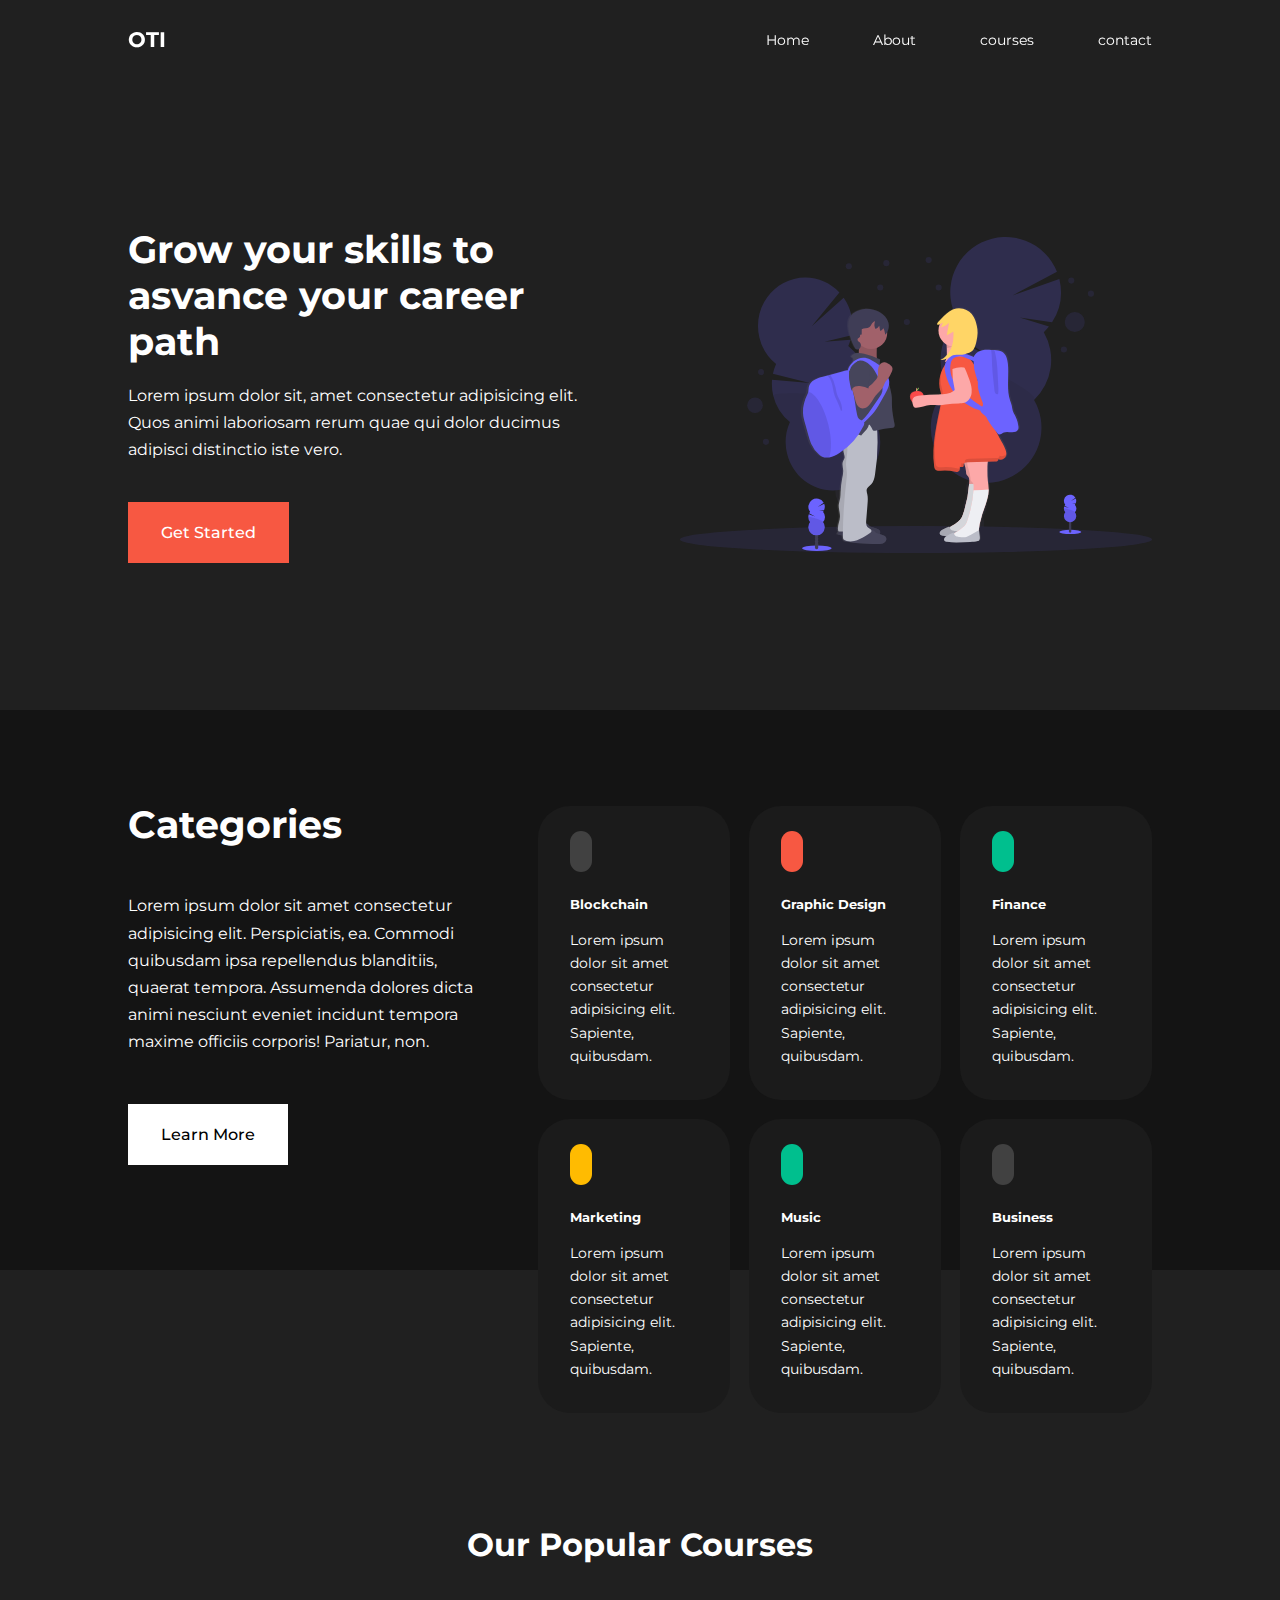
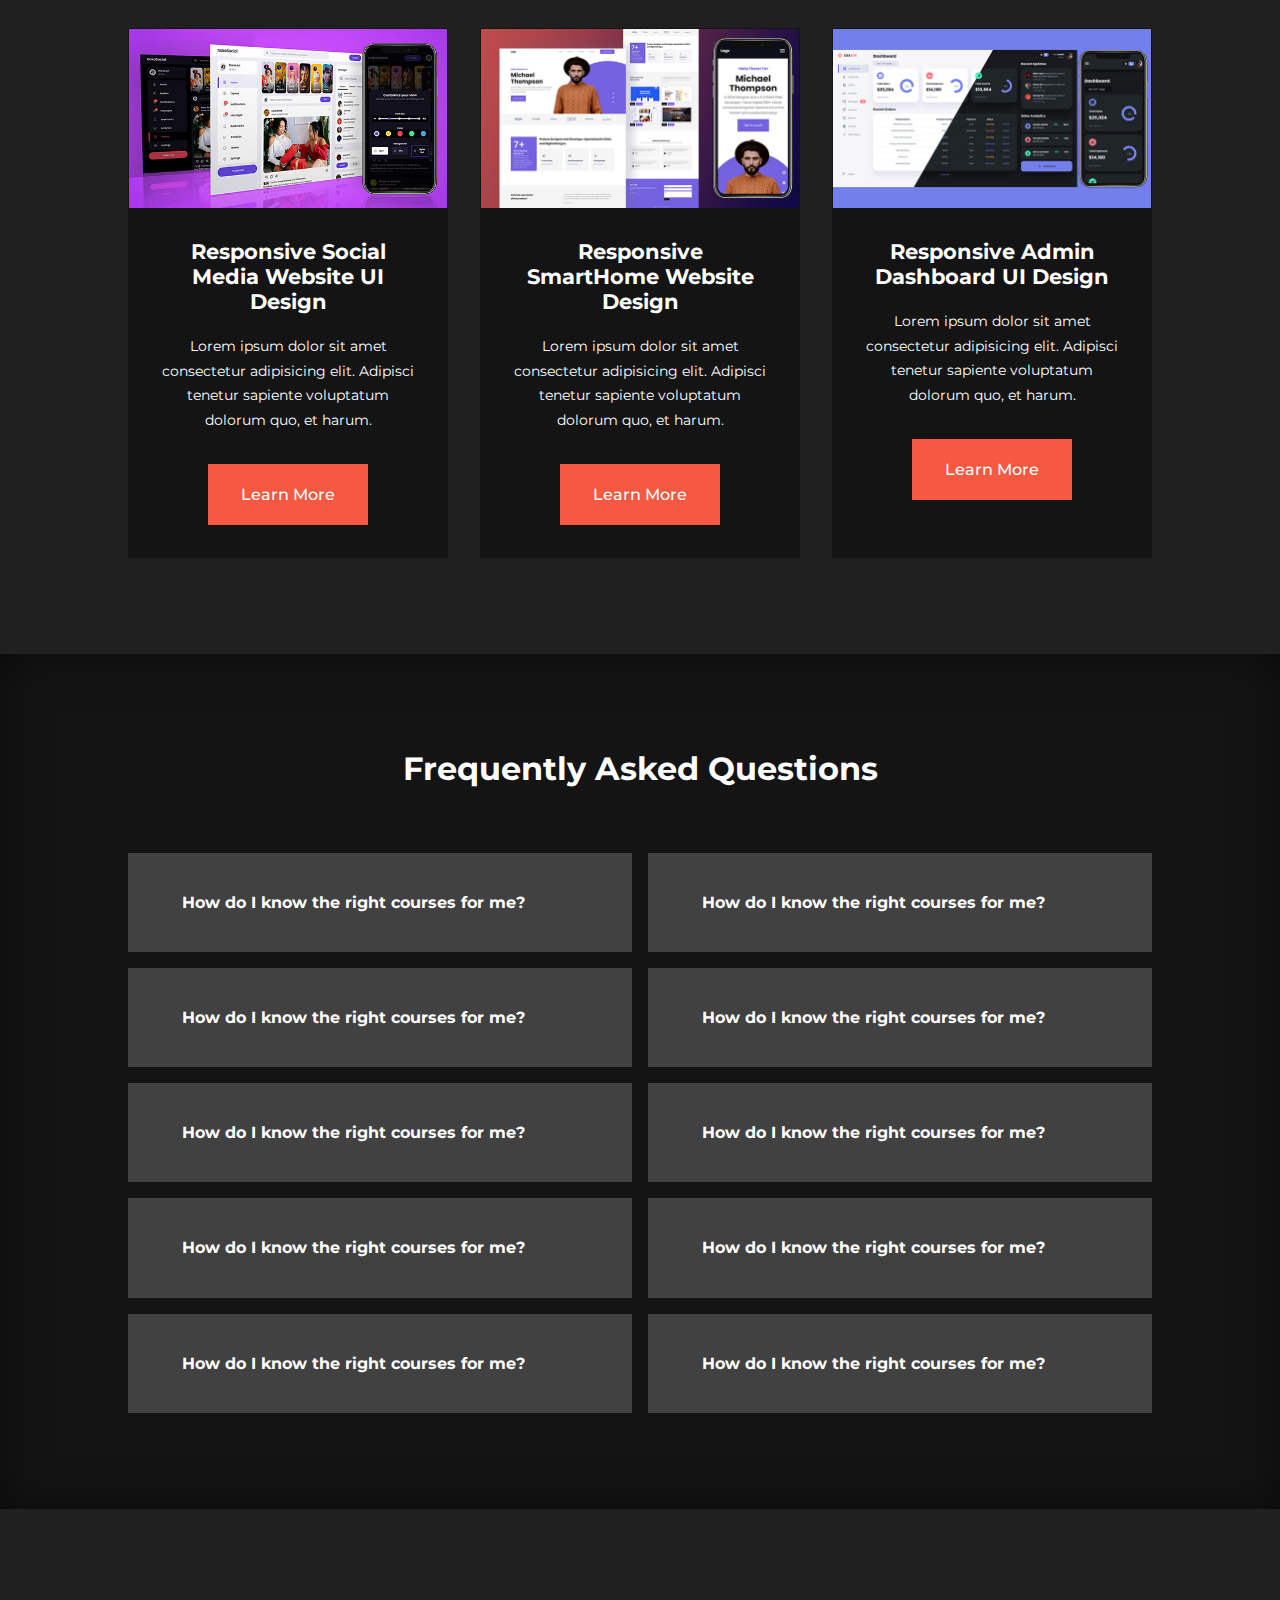
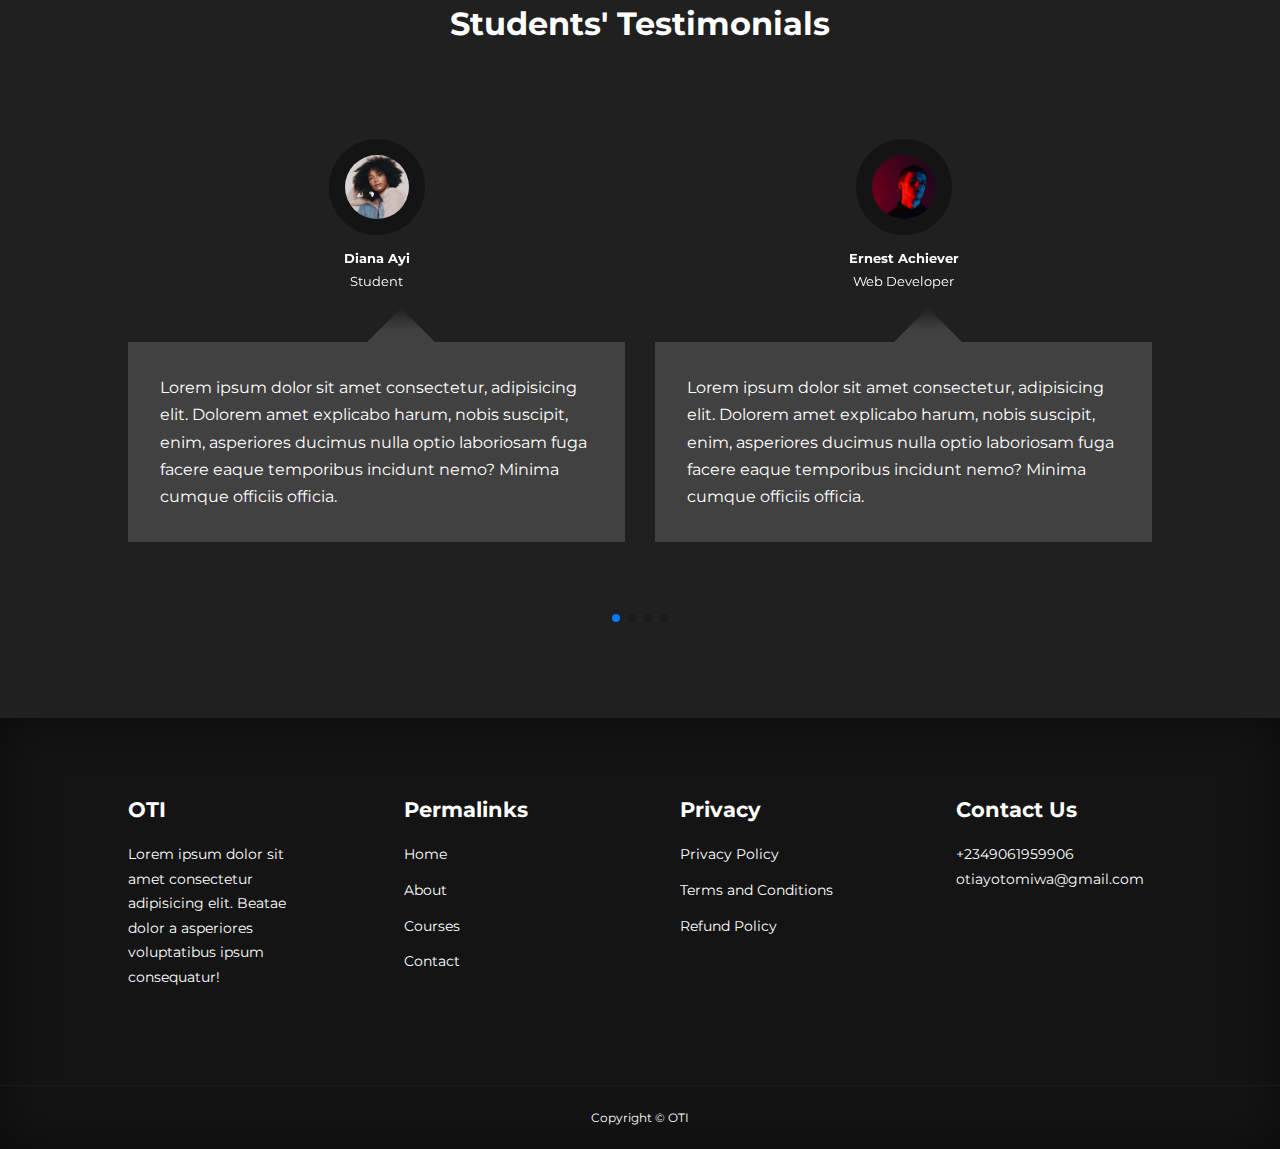
<file: index.html>
<!DOCTYPE html>
<html lang="en">

<head>
    <meta charset="UTF-8">
    <meta name="viewport" content="width=device-width, initial-scale=1.0">
    <title>Responsive Multipage Education Website using HTML, CSS & JavaScript</title>
    <link rel="stylesheet" href="CSS/style.css">
    <!-- <style>
        body {
    background-image: url(/IMG/bg-texture.png);
        }
    </style> -->

    <!-- ICONSCOUT CDN -->
    <link rel="stylesheet" href="https://unicons.iconscout.com/release/v4.0.8/css/line.css">

    <!-- GOOGLE FONT -->
    <link rel="preconnect" href="https://fonts.googleapis.com">
    <link rel="preconnect" href="https://fonts.gstatic.com" crossorigin>
    <link href="https://fonts.googleapis.com/css2?family=Montserrat:ital,wght@0,100..900;1,100..900&display=swap"
        rel="stylesheet">

    <!-- FOR SWIPER JS -->
    <link rel="stylesheet" href="https://cdn.jsdelivr.net/npm/swiper@11/swiper-bundle.min.css" />
</head>

<body>
    <nav>
        <div class="container nav__container">
            <a href="index.html">
                <h4>OTI</h4>
            </a>
            <ul class="nav__menu">
                <li><a href="index.html">Home</a></li>
                <li><a href="about.html">About</a></li>
                <li><a href="courses.html">courses</a></li>
                <li><a href="contact.html">contact</a></li>
            </ul>
            <button id="open-menu-btn"><i class="uil uil-bars"></i></button>
            <button id="close-menu-btn"><i class="uil uil-multiply"></i></button>
        </div>
    </nav>
    <!-- ============== END OF NAVBAR ============ -->

    <!-- ============== HEADER ============ -->
    <header>
        <div class="container header__container">
            <div class="header__left">
                <h1>Grow your skills to asvance your career path</h1>
                <p>Lorem ipsum dolor sit, amet consectetur adipisicing elit. Quos animi laboriosam rerum quae qui dolor
                    ducimus adipisci distinctio iste vero.
                </p>
                <a href="courses.html" class="btn btn-primary">Get Started</a>
            </div>
            <div class="header__right">
                <div class="header__right-image">
                    <img src="IMG/header.svg" alt="Header Svg">
                </div>
            </div>
        </div>
    </header>
    <!-- ============== END OF HEADER ============ -->


    <!-- ============== CATEGORIES ============ -->

    <section class="categories">
        <div class="container categories__container">
            <div class="categories__left">
                <h1>Categories</h1>
                <p>Lorem ipsum dolor sit amet consectetur adipisicing elit. Perspiciatis, ea. Commodi quibusdam ipsa
                    repellendus blanditiis, quaerat tempora. Assumenda dolores dicta animi nesciunt eveniet incidunt
                    tempora maxime officiis corporis! Pariatur, non.
                </p>
                <a href="#" class="btn">Learn More</a>
            </div>

            <div class="categories__right">
                <article class="category">
                    <span class="category__icon">
                        <i class="uil uil-bitcoin-circle"></i>
                    </span>
                    <h5>Blockchain</h5>
                    <p>Lorem ipsum dolor sit amet consectetur adipisicing elit. Sapiente, quibusdam.</p>
                </article>

                <article class="category">
                    <span class="category__icon">
                        <i class="uil uil-palette"></i>
                    </span>
                    <h5>Graphic Design</h5>
                    <p>Lorem ipsum dolor sit amet consectetur adipisicing elit. Sapiente, quibusdam.</p>
                </article>

                <article class="category">
                    <span class="category__icon">
                        <i class="uil uil-usd-circle"></i>
                    </span>
                    <h5>Finance</h5>
                    <p>Lorem ipsum dolor sit amet consectetur adipisicing elit. Sapiente, quibusdam.</p>
                </article>

                <article class="category">
                    <span class="category__icon">
                        <i class="uil uil-megaphone"></i>
                    </span>
                    <h5>Marketing</h5>
                    <p>Lorem ipsum dolor sit amet consectetur adipisicing elit. Sapiente, quibusdam.</p>
                </article>

                <article class="category">
                    <span class="category__icon">
                        <i class="uil uil-music"></i>
                    </span>
                    <h5>Music</h5>
                    <p>Lorem ipsum dolor sit amet consectetur adipisicing elit. Sapiente, quibusdam.</p>
                </article>

                <article class="category">
                    <span class="category__icon">
                        <i class="uil uil-puzzle-piece"></i>
                    </span>
                    <h5>Business</h5>
                    <p>Lorem ipsum dolor sit amet consectetur adipisicing elit. Sapiente, quibusdam.</p>
                </article>

            </div>
        </div>
    </section>
    <!-- ============== END OF CATEGORY ============ -->

    <!-- ============== COURSES ============ -->

    <section class="courses">
        <h2>Our Popular Courses</h2>
        <div class="container courses__container">
            <article class="course">
                <div class="course__image">
                    <img src="IMG/course1.jpg" alt="">
                </div>
                <div class="course__info">
                    <h4>Responsive Social Media Website UI Design</h4>
                    <p>Lorem ipsum dolor sit amet consectetur adipisicing elit. Adipisci tenetur sapiente voluptatum
                        dolorum
                        quo, et harum.</p>
                    <a href="courses.html" class="btn btn-primary">Learn More</a>
                </div>
            </article>

            <article class="course">
                <div class="course__image">
                    <img src="IMG/course2.jpg" alt="">
                </div>
                <div class="course__info">
                    <h4>Responsive SmartHome Website Design</h4>
                    <p>Lorem ipsum dolor sit amet consectetur adipisicing elit. Adipisci tenetur sapiente voluptatum
                        dolorum
                        quo, et harum.</p>
                    <a href="courses.html" class="btn btn-primary">Learn More</a>
                </div>
            </article>

            <article class="course">
                <div class="course__image">
                    <img src="IMG/course3.jpg" alt="">
                </div>
                <div class="course__info">
                    <h4>Responsive Admin Dashboard UI Design</h4>
                    <p>Lorem ipsum dolor sit amet consectetur adipisicing elit. Adipisci tenetur sapiente voluptatum
                        dolorum
                        quo, et harum.</p>
                    <a href="courses.html" class="btn btn-primary">Learn More</a>
                </div>
            </article>
        </div>
    </section>

    <!-- ============== END OF COURSES ============ -->

    <!-- ============== FAQ ============ -->
    <section class="faqs">
        <h2>Frequently Asked Questions</h2>
        <div class="container faqs__container">
            <article class="faq">
                <div class="faq__icon"><i class="uil uil-plus"></i></div>
                <div class="question__answer">
                    <h4>How do I know the right courses for me?</h4>
                    <p>Lorem ipsum dolor sit amet, consectetur adipisicing elit. Mollitia aliquam dicta eaque et velit
                        nostrum nisi ullam reprehenderit. Laboriosam explicabo id obcaecati, debitis magnam soluta
                        libero perspiciatis? Rem, laboriosam accusamus!</p>
                </div>
            </article>

            <article class="faq">
                <div class="faq__icon"><i class="uil uil-plus"></i></div>
                <div class="question__answer">
                    <h4>How do I know the right courses for me?</h4>
                    <p>Lorem ipsum dolor sit amet, consectetur adipisicing elit. Mollitia aliquam dicta eaque et velit
                        nostrum nisi ullam reprehenderit. Laboriosam explicabo id obcaecati, debitis magnam soluta
                        libero perspiciatis? Rem, laboriosam accusamus!</p>
                </div>
            </article>

            <article class="faq">
                <div class="faq__icon"><i class="uil uil-plus"></i></div>
                <div class="question__answer">
                    <h4>How do I know the right courses for me?</h4>
                    <p>Lorem ipsum dolor sit amet, consectetur adipisicing elit. Mollitia aliquam dicta eaque et velit
                        nostrum nisi ullam reprehenderit. Laboriosam explicabo id obcaecati, debitis magnam soluta
                        libero perspiciatis? Rem, laboriosam accusamus!</p>
                </div>
            </article>

            <article class="faq">
                <div class="faq__icon"><i class="uil uil-plus"></i></div>
                <div class="question__answer">
                    <h4>How do I know the right courses for me?</h4>
                    <p>Lorem ipsum dolor sit amet, consectetur adipisicing elit. Mollitia aliquam dicta eaque et velit
                        nostrum nisi ullam reprehenderit. Laboriosam explicabo id obcaecati, debitis magnam soluta
                        libero perspiciatis? Rem, laboriosam accusamus!</p>
                </div>
            </article>

            <article class="faq">
                <div class="faq__icon"><i class="uil uil-plus"></i></div>
                <div class="question__answer">
                    <h4>How do I know the right courses for me?</h4>
                    <p>Lorem ipsum dolor sit amet, consectetur adipisicing elit. Mollitia aliquam dicta eaque et velit
                        nostrum nisi ullam reprehenderit. Laboriosam explicabo id obcaecati, debitis magnam soluta
                        libero perspiciatis? Rem, laboriosam accusamus!</p>
                </div>
            </article>

            <article class="faq">
                <div class="faq__icon"><i class="uil uil-plus"></i></div>
                <div class="question__answer">
                    <h4>How do I know the right courses for me?</h4>
                    <p>Lorem ipsum dolor sit amet, consectetur adipisicing elit. Mollitia aliquam dicta eaque et velit
                        nostrum nisi ullam reprehenderit. Laboriosam explicabo id obcaecati, debitis magnam soluta
                        libero perspiciatis? Rem, laboriosam accusamus!</p>
                </div>
            </article>

            <article class="faq">
                <div class="faq__icon"><i class="uil uil-plus"></i></div>
                <div class="question__answer">
                    <h4>How do I know the right courses for me?</h4>
                    <p>Lorem ipsum dolor sit amet, consectetur adipisicing elit. Mollitia aliquam dicta eaque et velit
                        nostrum nisi ullam reprehenderit. Laboriosam explicabo id obcaecati, debitis magnam soluta
                        libero perspiciatis? Rem, laboriosam accusamus!</p>
                </div>
            </article>

            <article class="faq">
                <div class="faq__icon"><i class="uil uil-plus"></i></div>
                <div class="question__answer">
                    <h4>How do I know the right courses for me?</h4>
                    <p>Lorem ipsum dolor sit amet, consectetur adipisicing elit. Mollitia aliquam dicta eaque et velit
                        nostrum nisi ullam reprehenderit. Laboriosam explicabo id obcaecati, debitis magnam soluta
                        libero perspiciatis? Rem, laboriosam accusamus!</p>
                </div>
            </article>

            <article class="faq">
                <div class="faq__icon"><i class="uil uil-plus"></i></div>
                <div class="question__answer">
                    <h4>How do I know the right courses for me?</h4>
                    <p>Lorem ipsum dolor sit amet, consectetur adipisicing elit. Mollitia aliquam dicta eaque et velit
                        nostrum nisi ullam reprehenderit. Laboriosam explicabo id obcaecati, debitis magnam soluta
                        libero perspiciatis? Rem, laboriosam accusamus!</p>
                </div>
            </article>

            <article class="faq">
                <div class="faq__icon"><i class="uil uil-plus"></i></div>
                <div class="question__answer">
                    <h4>How do I know the right courses for me?</h4>
                    <p>Lorem ipsum dolor sit amet, consectetur adipisicing elit. Mollitia aliquam dicta eaque et velit
                        nostrum nisi ullam reprehenderit. Laboriosam explicabo id obcaecati, debitis magnam soluta
                        libero perspiciatis? Rem, laboriosam accusamus!</p>
                </div>
            </article>
        </div>
    </section>

    <!-- ============== END OF FAQ ============ -->

    <!-- ============== TESTIMONIALS ============ -->

    <section class="container testimonials__container mySwiper">
        <h2>Students' Testimonials</h2>
        <div class="swiper-wrapper">
            <article class="testimonial swiper-slide">
                <div class="avatar">
                    <img src="IMG/avatar1.jpg" alt="STUDENT 1">
                </div>
                <div class="testimonial__info">
                    <h5>Diana Ayi</h5>
                    <small>Student</small>
                </div>
                <div class="testimonial__body">
                    <p>Lorem ipsum dolor sit amet consectetur, adipisicing elit. Dolorem amet explicabo harum, nobis
                        suscipit, enim, asperiores ducimus nulla optio laboriosam fuga facere eaque temporibus incidunt
                        nemo? Minima cumque officiis officia.</p>
                </div>
            </article>

            <article class="testimonial swiper-slide">
                <div class="avatar">
                    <img src="IMG/avatar2.jpg" alt="STUDENT 2">
                </div>
                <div class="testimonial__info">
                    <h5>Ernest Achiever</h5>
                    <small>Web Developer</small>
                </div>
                <div class="testimonial__body">
                    <p>Lorem ipsum dolor sit amet consectetur, adipisicing elit. Dolorem amet explicabo harum, nobis
                        suscipit, enim, asperiores ducimus nulla optio laboriosam fuga facere eaque temporibus incidunt
                        nemo? Minima cumque officiis officia.</p>
                </div>
            </article>

            <article class="testimonial swiper-slide">
                <div class="avatar">
                    <img src="IMG/avatar3.jpg" alt="STUDENT 3">
                </div>
                <div class="testimonial__info">
                    <h5>Edem Quist</h5>
                    <small>Student</small>
                </div>
                <div class="testimonial__body">
                    <p>Lorem ipsum dolor sit amet consectetur, adipisicing elit. Dolorem amet explicabo harum, nobis
                        suscipit, enim, asperiores ducimus nulla optio laboriosam fuga facere eaque temporibus incidunt
                        nemo? Minima cumque officiis officia.</p>
                </div>
            </article>

            <article class="testimonial swiper-slide">
                <div class="avatar">
                    <img src="IMG/avatar4.jpg" alt="STUDENT 4">
                </div>
                <div class="testimonial__info">
                    <h5>Hajia Bintu</h5>
                    <small>Student</small>
                </div>
                <div class="testimonial__body">
                    <p>Lorem ipsum dolor sit amet consectetur, adipisicing elit. Dolorem amet explicabo harum, nobis
                        suscipit, enim, asperiores ducimus nulla optio laboriosam fuga facere eaque temporibus incidunt
                        nemo? Minima cumque officiis officia.</p>
                </div>
            </article>

            <article class="testimonial swiper-slide">
                <div class="avatar">
                    <img src="IMG/avatar5.jpg" alt="STUDENT 5">
                </div>
                <div class="testimonial__info">
                    <h5>Jane Doe</h5>
                    <small>Student</small>
                </div>
                <div class="testimonial__body">
                    <p>Lorem ipsum dolor sit amet consectetur, adipisicing elit. Dolorem amet explicabo harum, nobis
                        suscipit, enim, asperiores ducimus nulla optio laboriosam fuga facere eaque temporibus incidunt
                        nemo? Minima cumque officiis officia.</p>
                </div>
            </article>
        </div>

        <div class="swiper-pagination"></div>

    </section>

    <!-- ============== END OF TESTIMONIALS ============ -->

    <!-- ============== FOOTER ============ -->

    <footer>
        <div class="container footer__container">
            <div class="footer__1">
                <a href="index.html" class="footer__logo">
                    <h4>OTI</h4>
                    <p>Lorem ipsum dolor sit amet consectetur adipisicing elit. Beatae dolor a asperiores voluptatibus
                        ipsum consequatur!</p>
                </a>
            </div>

            <div class="footer__2">
                <h4>Permalinks</h4>
                <ul class="permalinks">
                    <li><a href="index.html">Home</a></li>
                    <li><a href="about.html">About</a></li>
                    <li><a href="courses.html">Courses</a></li>
                    <li><a href="contact.html">Contact</a></li>
                </ul>
            </div>

            <div class="footer__3">
                <h4>Privacy</h4>
                <ul class="privacy">
                    <li><a href="#">Privacy Policy</a></li>
                    <li><a href="#">Terms and Conditions</a></li>
                    <li><a href="#">Refund Policy</a></li>
                </ul>
            </div>

            <div class="footer__4">
                <h4>Contact Us</h4>
                <div>
                    <a href="tel:+2349061959906">
                        <p>+2349061959906</p>
                      </a>
                      <a href="mailto:otiayotomiwa@gmail.com">
                        <p>otiayotomiwa@gmail.com</p>
                      </a>
                </div>

                <ul class="footer__socials">
                    <li>
                        <a href="#"><i class="uil uil-facebook-f"></i></a>
                    </li>
                    <li>
                        <a href="#"><i class="uil uil-instagram"></i></a>
                    </li>
                    <li>
                        <a href="#"><i class="uil uil-twitter"></i></a>
                    </li>
                    <li>
                        <a href="#"><i class="uil uil-linkedin-alt"></i></a>
                    </li>
                    <li>
                        <a href="#"><i class="uil uil-youtube"></i></a>
                    </li>
                </ul>
            </div>
        </div>
        <div class="footer__copyright">
            <small>Copyright &copy; OTI</small>
        </div>
    </footer>

    <!-- ============== END OF FOOTER ============ -->


    <script src="https://cdn.jsdelivr.net/npm/swiper@11/swiper-bundle.min.js"></script>
    <script src="main.js"></script>

    <script>
        var swiper = new Swiper(".mySwiper", {
            slidesPerView: 1,
            spaceBetween: 30,
            pagination: {
                el: ".swiper-pagination",
                clickable: true,
            },
            // WHEN WINDOW'S WIDTH IS >= 600px //
            breakpoints: {
                600: {
                    slidesPerView: 2
                }
            }
        });
    </script>

</body>

</html>
</file>
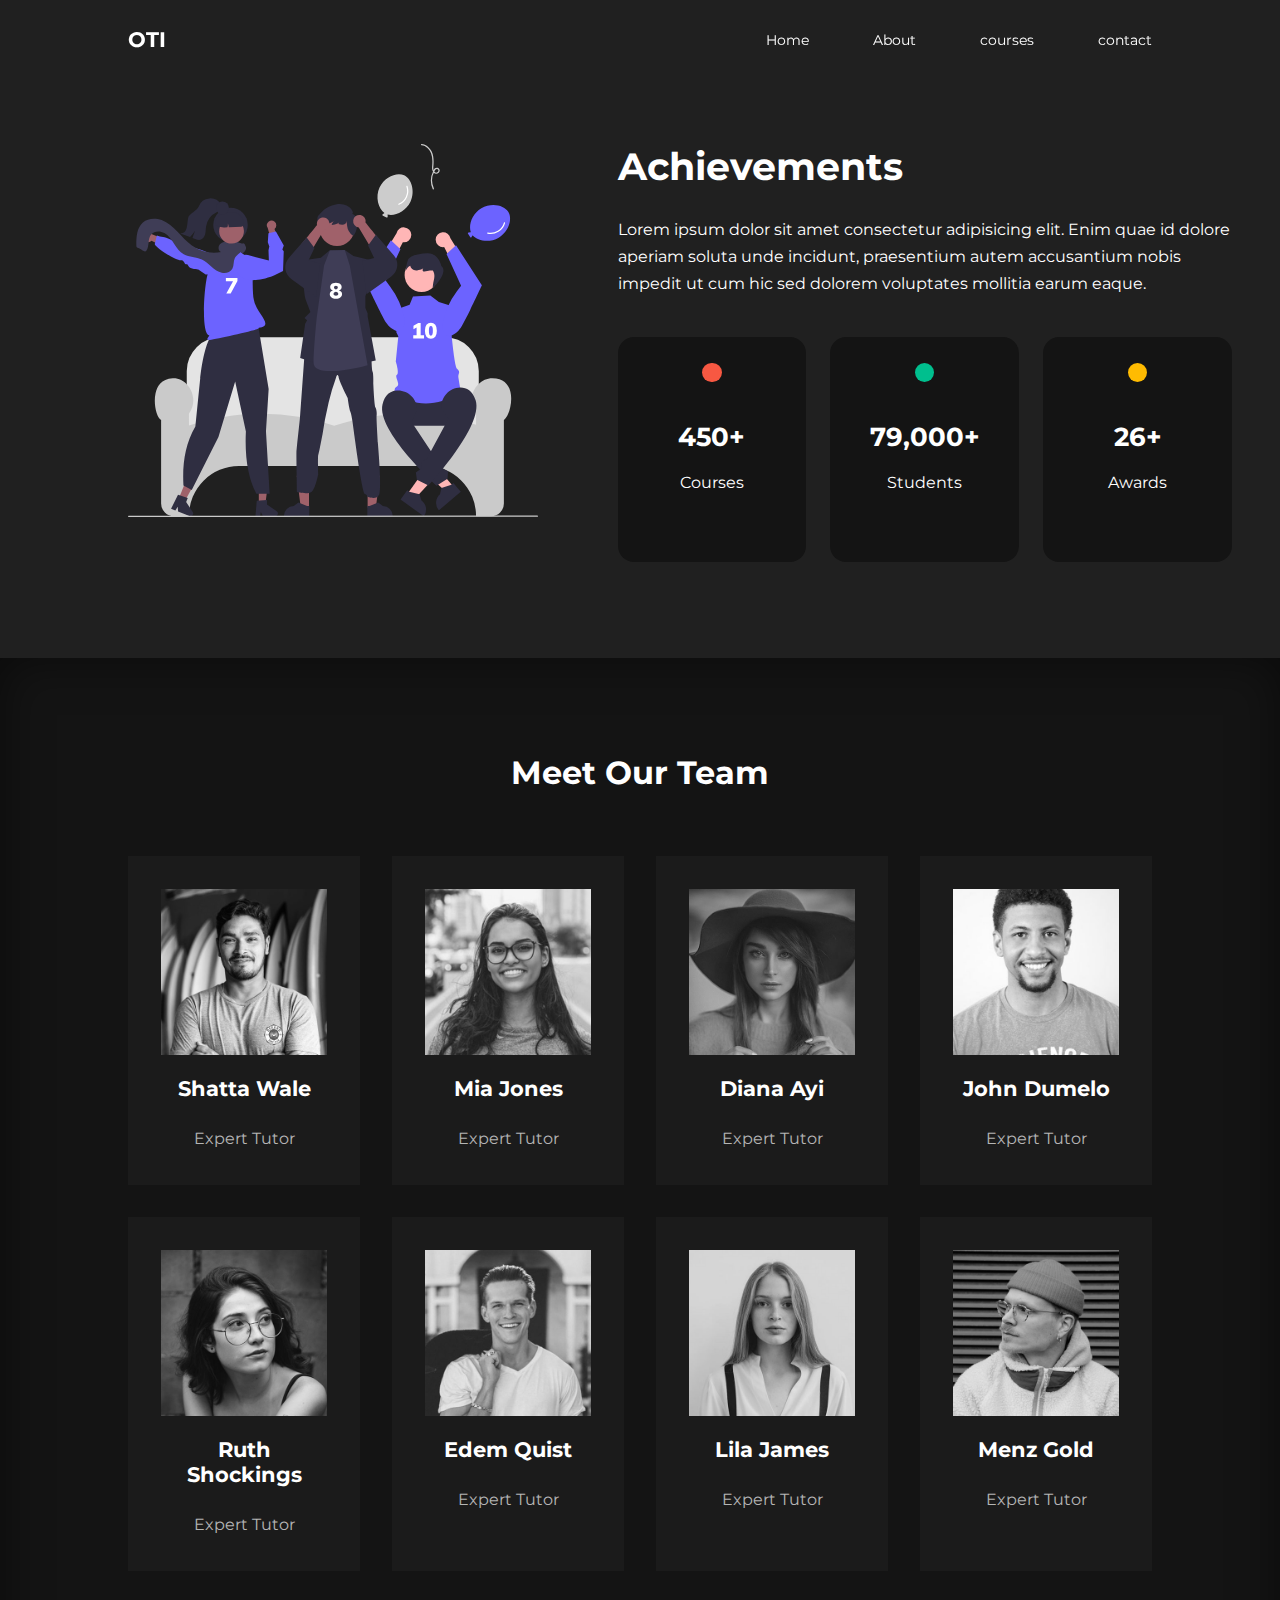
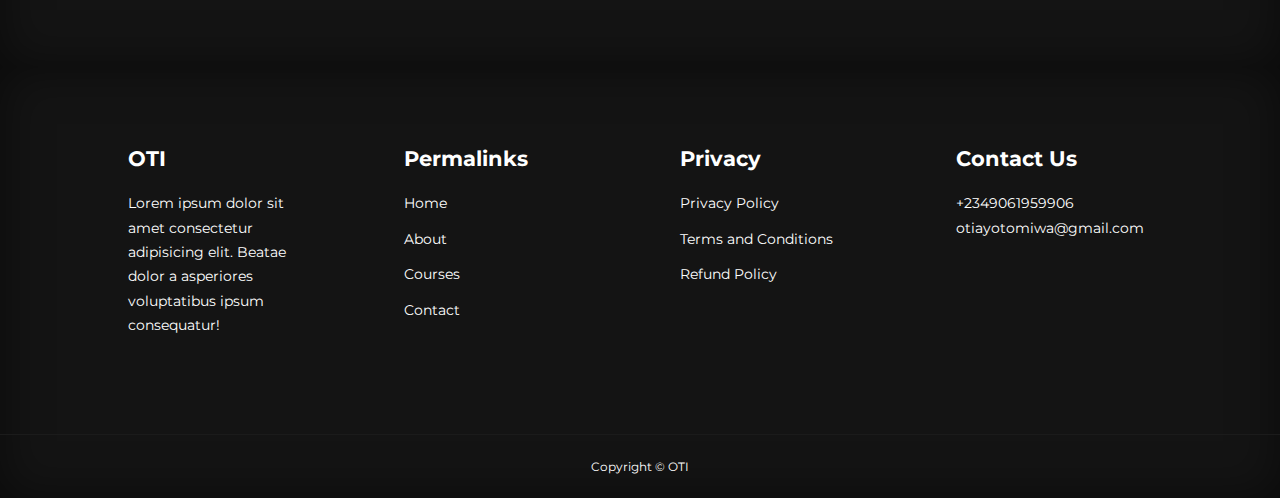
<file: about.html>
<!DOCTYPE html>
<html lang="en">

<head>
    <meta charset="UTF-8">
    <meta name="viewport" content="width=device-width, initial-scale=1.0">
    <title>Responsive Multipage Education Website using HTML, CSS & JavaScript</title>
    <link rel="stylesheet" href="CSS/style.css">
    <link rel="stylesheet" href="CSS/about.css">
    <!-- ICONSCOUT CDN -->
    <link rel="stylesheet" href="https://unicons.iconscout.com/release/v4.0.8/css/line.css">

    <!-- GOOGLE FONT -->
    <link rel="preconnect" href="https://fonts.googleapis.com">
    <link rel="preconnect" href="https://fonts.gstatic.com" crossorigin>
    <link href="https://fonts.googleapis.com/css2?family=Montserrat:ital,wght@0,100..900;1,100..900&display=swap"
        rel="stylesheet">

</head>

<body>
    <nav>
        <div class="container nav__container">
            <a href="index.html">
                <h4>OTI</h4>
            </a>
            <ul class="nav__menu">
                <li><a href="index.html">Home</a></li>
                <li><a href="about.html">About</a></li>
                <li><a href="courses.html">courses</a></li>
                <li><a href="contact.html">contact</a></li>
            </ul>
            <button id="open-menu-btn"><i class="uil uil-bars"></i></button>
            <button id="close-menu-btn"><i class="uil uil-multiply"></i></button>
        </div>
    </nav>
    <!-- ============== END OF NAVBAR ============ -->

    <!-- ============== ACHIEVEMENT ============ -->
    <section class="about__achievements">
        <div class="container about__achievements-container">
            <div class="about__achievements-left">
                <img src="IMG/about achievements.svg" alt="An image showing happy people">
            </div>

            <div class="about__achievements-right">
                <h1>Achievements</h1>
                <p>Lorem ipsum dolor sit amet consectetur adipisicing elit. Enim quae id dolore aperiam soluta unde
                    incidunt, praesentium autem accusantium nobis impedit ut cum hic sed dolorem voluptates mollitia
                    earum eaque.
                </p>
                <div class="achievements__cards">
                    <article class="achievement__card">
                        <span class="achievement__icon">
                            <i class="uil uil-video"></i>
                        </span>
                        <h3>450+</h3>
                        <p>Courses</p>
                    </article>

                    <article class="achievement__card">
                        <span class="achievement__icon">
                            <i class="uil uil-users-alt"></i>
                        </span>
                        <h3>79,000+</h3>
                        <p>Students</p>
                    </article>

                    <article class="achievement__card">
                        <span class="achievement__icon">
                            <i class="uil uil-trophy"></i>
                        </span>
                        <h3>26+</h3>
                        <p>Awards</p>
                    </article>

                </div>
            </div>
        </div>
    </section>
    <!-- ============== END OF ACHIEVEMENT ============ -->

    <!-- ==============  TEAM ============ -->

    <section class="team">
        <h2>Meet Our Team</h2>
        <div class="container team__container">
            <article class="team__member">
                <div class="team__member-image">
                    <img src="IMG/tm1.jpg" alt="Team Member 1">
                </div>
                <div class="team__member-info">
                    <h4>Shatta Wale</h4>
                    <p>Expert Tutor</p>
                </div>
                <div class="team__member-socials">
                    <a href="http://instagram.com" target="_blank"><i class="uil uil-instagram"></i></a>
                    <a href="http://twitter.com" target="_blank"><i class="uil uil-twitter"></i></a>
                    <a href="http://linkedin.com" target="_blank"><i class="uil uil-linkedin-alt"></i></a>
                </div>
            </article>

            <article class="team__member">
                <div class="team__member-image">
                    <img src="IMG/tm2.jpg" alt="Team Member 2">
                </div>
                <div class="team__member-info">
                    <h4>Mia Jones</h4>
                    <p>Expert Tutor</p>
                </div>
                <div class="team__member-socials">
                    <a href="http://instagram.com" target="_blank"><i class="uil uil-instagram"></i></a>
                    <a href="http://twitter.com" target="_blank"><i class="uil uil-twitter"></i></a>
                    <a href="http://linkedin.com" target="_blank"><i class="uil uil-linkedin-alt"></i></a>
                </div>
            </article>

            <article class="team__member">
                <div class="team__member-image">
                    <img src="IMG/tm3.jpg" alt="Team Member 3">
                </div>
                <div class="team__member-info">
                    <h4>Diana Ayi</h4>
                    <p>Expert Tutor</p>
                </div>
                <div class="team__member-socials">
                    <a href="http://instagram.com" target="_blank"><i class="uil uil-instagram"></i></a>
                    <a href="http://twitter.com" target="_blank"><i class="uil uil-twitter"></i></a>
                    <a href="http://linkedin.com" target="_blank"><i class="uil uil-linkedin-alt"></i></a>
                </div>
            </article>

            <article class="team__member">
                <div class="team__member-image">
                    <img src="IMG/tm4.jpg" alt="Team Member 4">
                </div>
                <div class="team__member-info">
                    <h4>John Dumelo</h4>
                    <p>Expert Tutor</p>
                </div>
                <div class="team__member-socials">
                    <a href="http://instagram.com" target="_blank"><i class="uil uil-instagram"></i></a>
                    <a href="http://twitter.com" target="_blank"><i class="uil uil-twitter"></i></a>
                    <a href="http://linkedin.com" target="_blank"><i class="uil uil-linkedin-alt"></i></a>
                </div>
            </article>

            <article class="team__member">
                <div class="team__member-image">
                    <img src="IMG/tm5.jpg" alt="Team Member 5">
                </div>
                <div class="team__member-info">
                    <h4>Ruth Shockings</h4>
                    <p>Expert Tutor</p>
                </div>
                <div class="team__member-socials">
                    <a href="http://instagram.com" target="_blank"><i class="uil uil-instagram"></i></a>
                    <a href="http://twitter.com" target="_blank"><i class="uil uil-twitter"></i></a>
                    <a href="http://linkedin.com" target="_blank"><i class="uil uil-linkedin-alt"></i></a>
                </div>
            </article>

            <article class="team__member">
                <div class="team__member-image">
                    <img src="IMG/tm6.jpg" alt="Team Member 6">
                </div>
                <div class="team__member-info">
                    <h4>Edem Quist</h4>
                    <p>Expert Tutor</p>
                </div>
                <div class="team__member-socials">
                    <a href="http://instagram.com" target="_blank"><i class="uil uil-instagram"></i></a>
                    <a href="http://twitter.com" target="_blank"><i class="uil uil-twitter"></i></a>
                    <a href="http://linkedin.com" target="_blank"><i class="uil uil-linkedin-alt"></i></a>
                </div>
            </article>

            <article class="team__member">
                <div class="team__member-image">
                    <img src="IMG/tm7.jpg" alt="Team Member 7">
                </div>
                <div class="team__member-info">
                    <h4>Lila James</h4>
                    <p>Expert Tutor</p>
                </div>
                <div class="team__member-socials">
                    <a href="http://instagram.com" target="_blank"><i class="uil uil-instagram"></i></a>
                    <a href="http://twitter.com" target="_blank"><i class="uil uil-twitter"></i></a>
                    <a href="http://linkedin.com" target="_blank"><i class="uil uil-linkedin-alt"></i></a>
                </div>
            </article>

            <article class="team__member">
                <div class="team__member-image">
                    <img src="IMG/tm8.jpg" alt="Team Member 8">
                </div>
                <div class="team__member-info">
                    <h4>Menz Gold</h4>
                    <p>Expert Tutor</p>
                </div>
                <div class="team__member-socials">
                    <a href="http://instagram.com" target="_blank"><i class="uil uil-instagram"></i></a>
                    <a href="http://twitter.com" target="_blank"><i class="uil uil-twitter"></i></a>
                    <a href="http://linkedin.com" target="_blank"><i class="uil uil-linkedin-alt"></i></a>
                </div>
            </article>
        </div>
    </section>

    <!-- ============== END OF TEAM ============ -->


    <!-- ============== FOOTER ============ -->

    <footer>
        <div class="container footer__container">
            <div class="footer__1">
                <a href="index.html" class="footer__logo">
                    <h4>OTI</h4>
                    <p>Lorem ipsum dolor sit amet consectetur adipisicing elit. Beatae dolor a asperiores voluptatibus
                        ipsum consequatur!</p>
                </a>
            </div>

            <div class="footer__2">
                <h4>Permalinks</h4>
                <ul class="permalinks">
                    <li><a href="index.html">Home</a></li>
                    <li><a href="about.html">About</a></li>
                    <li><a href="courses.html">Courses</a></li>
                    <li><a href="contact.html">Contact</a></li>
                </ul>
            </div>

            <div class="footer__3">
                <h4>Privacy</h4>
                <ul class="privacy">
                    <li><a href="#">Privacy Policy</a></li>
                    <li><a href="#">Terms and Conditions</a></li>
                    <li><a href="#">Refund Policy</a></li>
                </ul>
            </div>

            <div class="footer__4">
                <h4>Contact Us</h4>
                <div>
                    <a href="tel:+2349061959906">
                        <p>+2349061959906</p>
                      </a>
                      <a href="mailto:otiayotomiwa@gmail.com">
                        <p>otiayotomiwa@gmail.com</p>
                      </a>
                </div>

                <ul class="footer__socials">
                    <li>
                        <a href="#"><i class="uil uil-facebook-f"></i></a>
                    </li>
                    <li>
                        <a href="#"><i class="uil uil-instagram"></i></a>
                    </li>
                    <li>
                        <a href="#"><i class="uil uil-twitter"></i></a>
                    </li>
                    <li>
                        <a href="#"><i class="uil uil-linkedin-alt"></i></a>
                    </li>
                    <li>
                        <a href="#"><i class="uil uil-youtube"></i></a>
                    </li>
                </ul>
            </div>
        </div>
        <div class="footer__copyright">
            <small>Copyright &copy; OTI</small>
        </div>
    </footer>

    <!-- ============== END OF FOOTER ============ -->


    <script src="main.js"></script>
</body>

</html>
</file>
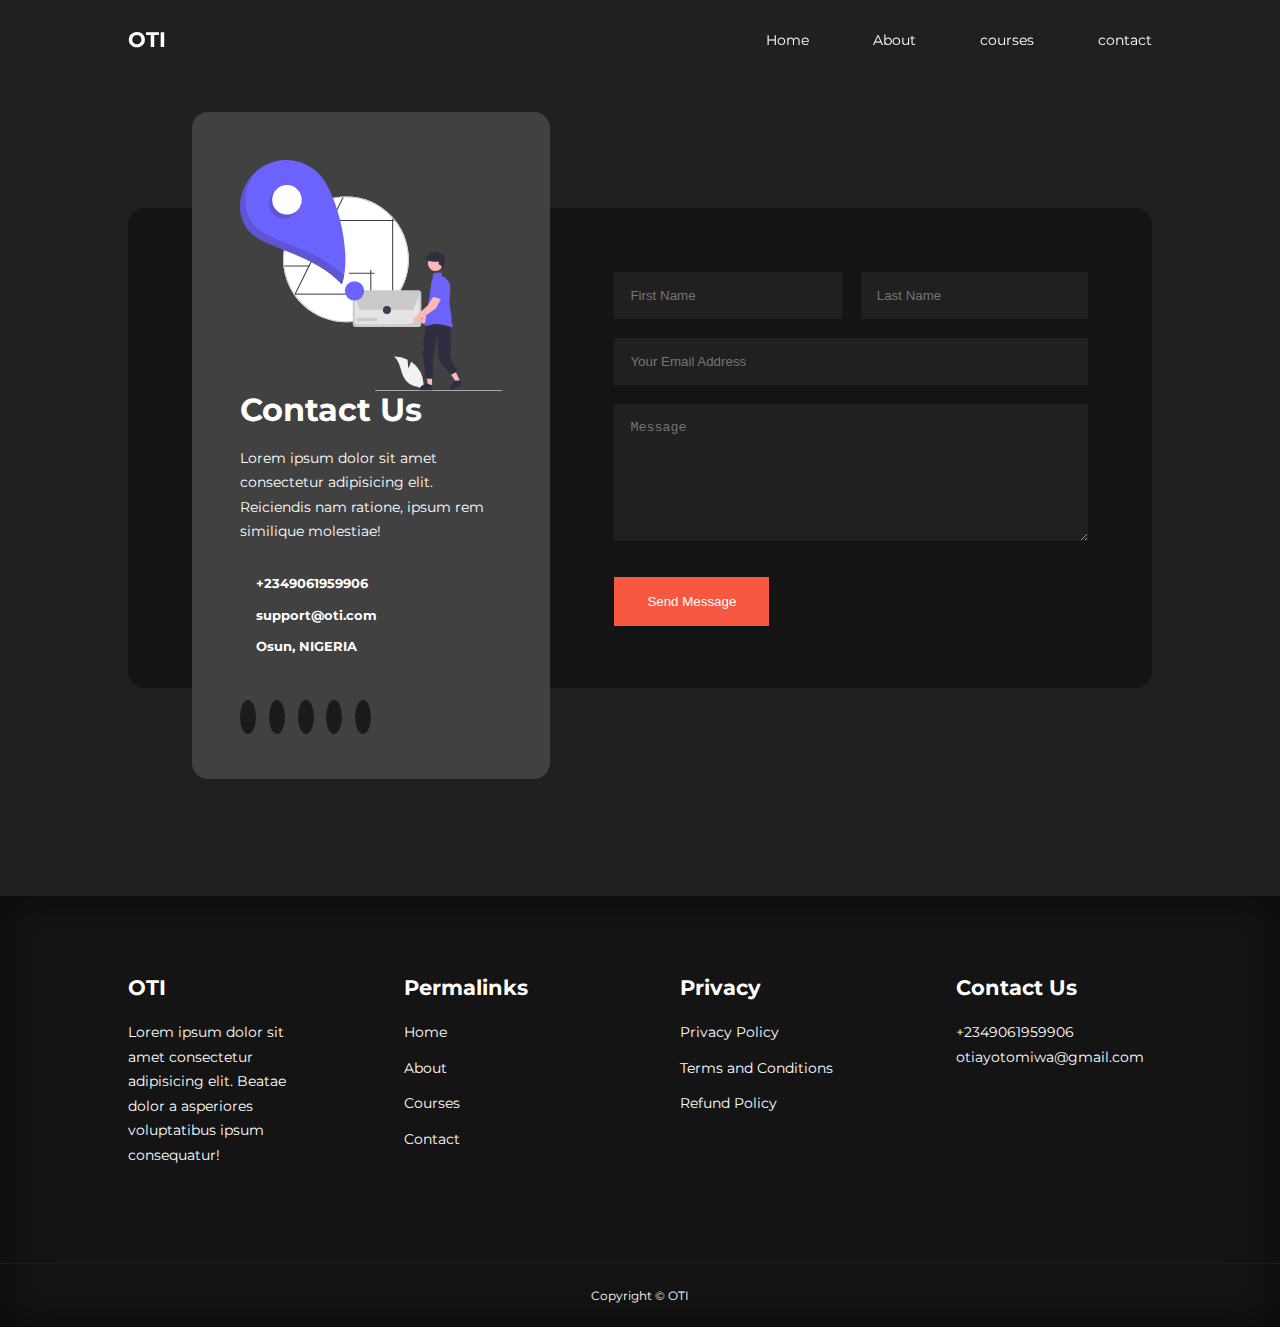
<file: contact.html>
<!DOCTYPE html>
<html lang="en">

<head>
    <meta charset="UTF-8">
    <meta name="viewport" content="width=device-width, initial-scale=1.0">
    <title>Responsive Multipage Education Website using HTML, CSS & JavaScript</title>
    <link rel="stylesheet" href="CSS/style.css">
    <link rel="stylesheet" href="CSS/contact.css">
    <!-- ICONSCOUT CDN -->
    <link rel="stylesheet" href="https://unicons.iconscout.com/release/v4.0.8/css/line.css">

    <!-- GOOGLE FONT -->
    <link rel="preconnect" href="https://fonts.googleapis.com">
    <link rel="preconnect" href="https://fonts.gstatic.com" crossorigin>
    <link href="https://fonts.googleapis.com/css2?family=Montserrat:ital,wght@0,100..900;1,100..900&display=swap"
        rel="stylesheet">

    <!-- FOR SWIPER JS -->
    <link rel="stylesheet" href="https://cdn.jsdelivr.net/npm/swiper@11/swiper-bundle.min.css" />
</head>

<body>
    <nav>
        <div class="container nav__container">
            <a href="index.html">
                <h4>OTI</h4>
            </a>
            <ul class="nav__menu">
                <li><a href="index.html">Home</a></li>
                <li><a href="about.html">About</a></li>
                <li><a href="courses.html">courses</a></li>
                <li><a href="contact.html">contact</a></li>
            </ul>
            <button id="open-menu-btn"><i class="uil uil-bars"></i></button>
            <button id="close-menu-btn"><i class="uil uil-multiply"></i></button>
        </div>
    </nav>
    <!-- ============== END OF NAVBAR ============ -->

    <section class="contact">
        <div class="container contact__container">
            <aside class="contact__aside">
                <div class="aside-image">
                    <img src="IMG/contact.svg" alt="People with cell phones">
                </div>
                <h2>Contact Us</h2>
                <p>Lorem ipsum dolor sit amet consectetur adipisicing elit. Reiciendis nam ratione, ipsum rem similique
                    molestiae!
                </p>
                <ul class="contact__details">
                    <li>
                        <i class="uil uil-phone-times"></i>
                        <a href="tel:+2349061959906">
                            <h5>+2349061959906</h5>
                          </a>
                    </li>
                    <li>
                        <i class="uil uil-envelope"></i>
                        <h5>support@oti.com</h5>
                    </li>
                    <li>
                        <i class="uil uil-location-point"></i>
                        <h5>Osun, NIGERIA</h5>
                    </li>
                </ul>

                <ul class="contact__socials">
                    <li>
                        <a href="https://facebook.com"><i class="uil uil-facebook-f"></i></a>
                    </li>
                    <li>
                        <a href="https://instagram.com"><i class="uil uil-instagram"></i></a>
                    </li>
                    <li>
                        <a href="https://twitter.com"><i class="uil uil-twitter"></i></a>
                    </li>
                    <li>
                        <a href="https://linkedin.com"><i class="uil uil-linkedin-alt"></i></a>
                    </li>
                    <li>
                        <a href="https://youtube.com"><i class="uil uil-youtube"></i></a>
                    </li>
                </ul>
            </aside>

            <!-- ============== CONTACT FORM ============ -->
            <form action="https://formspree.io/f/mgvwaorr" method="POST" class="contact__form">
                <div class="form__name">
                    <input type="text" name="First Name" placeholder="First Name" required>
                    <input type="text" name="Last Name" placeholder="Last Name" required>
                </div>

                <input type="email" name="Email Address" placeholder="Your Email Address" required>
                <textarea name="Message" rows="7" placeholder="Message" required></textarea>
                <button type="submit" class="btn btn-primary">Send Message</button>
            </form>

        </div>
    </section>

    <!-- ============== FOOTER ============ -->

    <footer>
        <div class="container footer__container">
            <div class="footer__1">
                <a href="index.html" class="footer__logo">
                    <h4>OTI</h4>
                    <p>Lorem ipsum dolor sit amet consectetur adipisicing elit. Beatae dolor a asperiores voluptatibus
                        ipsum consequatur!</p>
                </a>
            </div>

            <div class="footer__2">
                <h4>Permalinks</h4>
                <ul class="permalinks">
                    <li><a href="index.html">Home</a></li>
                    <li><a href="about.html">About</a></li>
                    <li><a href="courses.html">Courses</a></li>
                    <li><a href="contact.html">Contact</a></li>
                </ul>
            </div>

            <div class="footer__3">
                <h4>Privacy</h4>
                <ul class="privacy">
                    <li><a href="#">Privacy Policy</a></li>
                    <li><a href="#">Terms and Conditions</a></li>
                    <li><a href="#">Refund Policy</a></li>
                </ul>
            </div>

            <div class="footer__4">
                <h4>Contact Us</h4>
                <div>
                    <a href="tel:+2349061959906">
                        <p>+2349061959906</p>
                      </a>
                      <a href="mailto:otiayotomiwa@gmail.com">
                        <p>otiayotomiwa@gmail.com</p>
                      </a>
                </div>

                <ul class="footer__socials">
                    <li>
                        <a href="#"><i class="uil uil-facebook-f"></i></a>
                    </li>
                    <li>
                        <a href="#"><i class="uil uil-instagram"></i></a>
                    </li>
                    <li>
                        <a href="#"><i class="uil uil-twitter"></i></a>
                    </li>
                    <li>
                        <a href="#"><i class="uil uil-linkedin-alt"></i></a>
                    </li>
                    <li>
                        <a href="#"><i class="uil uil-youtube"></i></a>
                    </li>
                </ul>
            </div>
        </div>
        <div class="footer__copyright">
            <small>Copyright &copy; OTI</small>
        </div>
    </footer>
    <!-- ============== END OF FOOTER ============ -->

    <script src="main.js"></script>
</body>
</html>
</file>
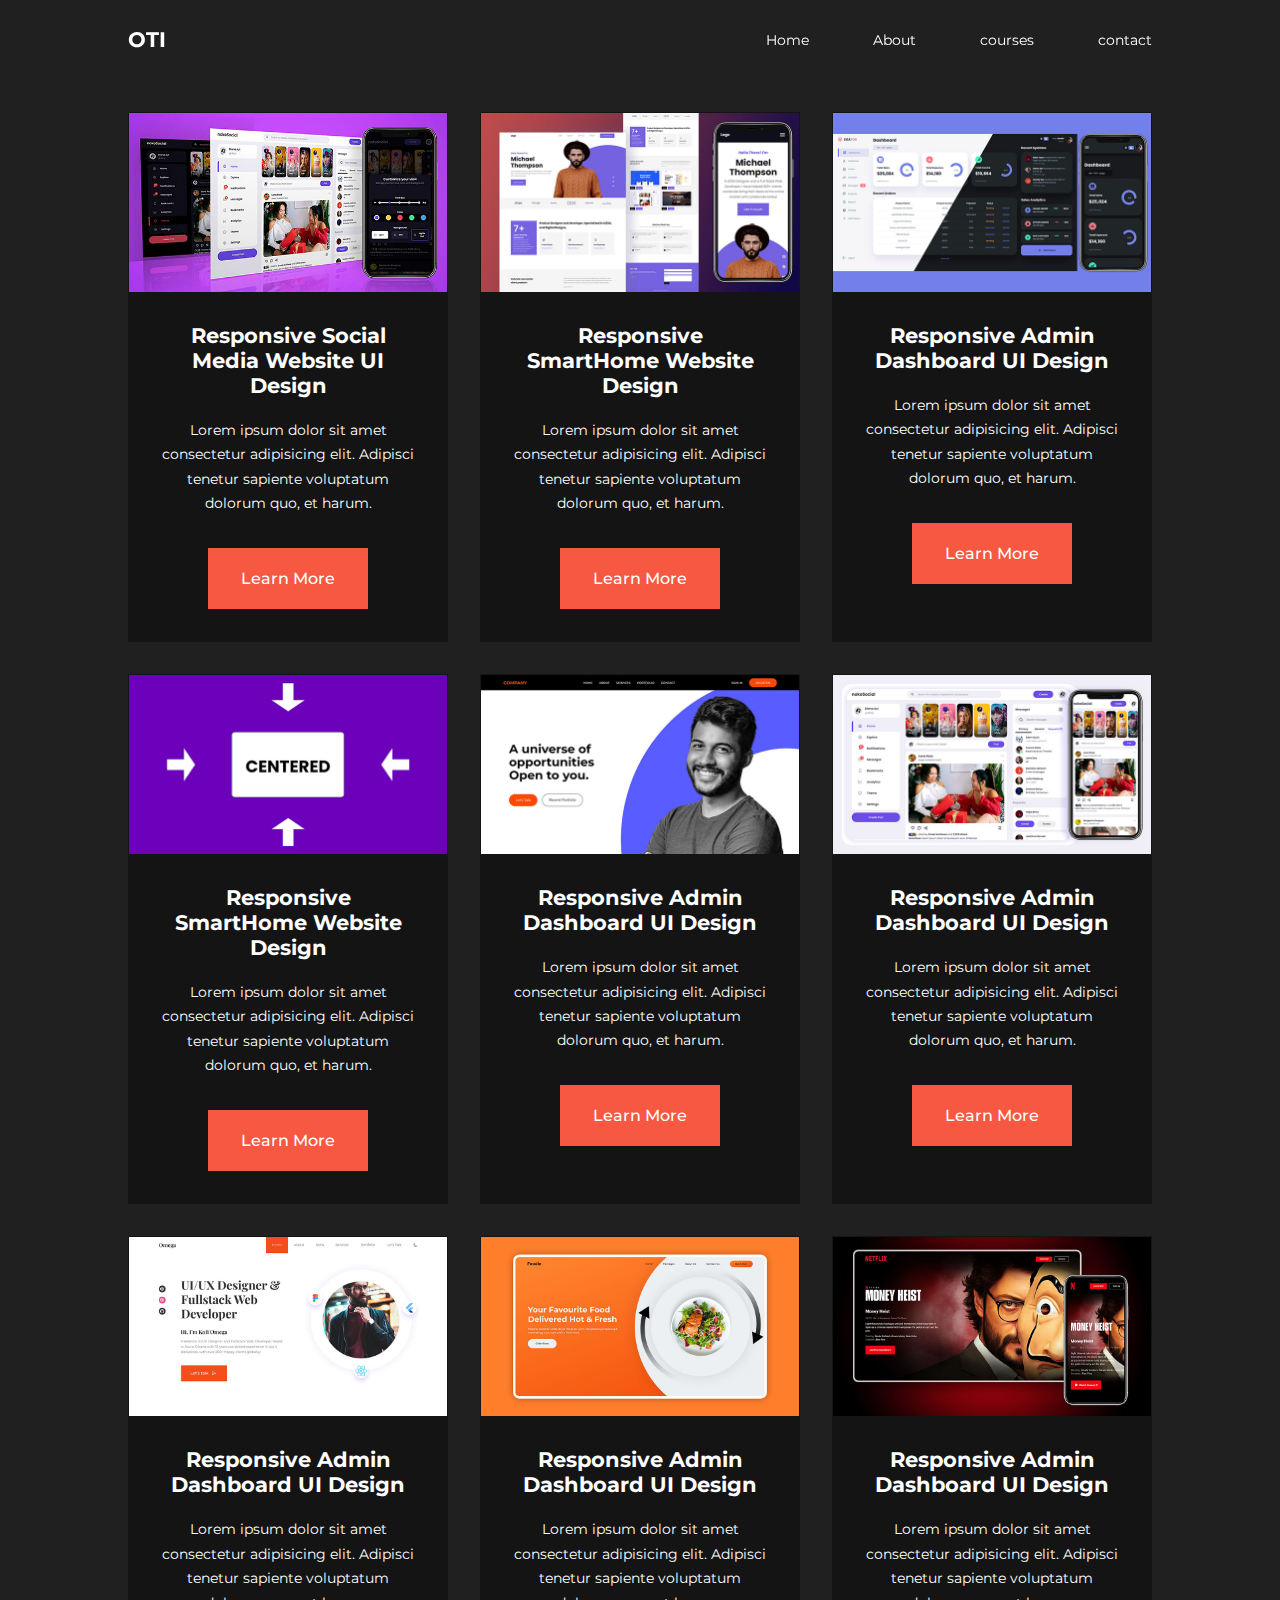
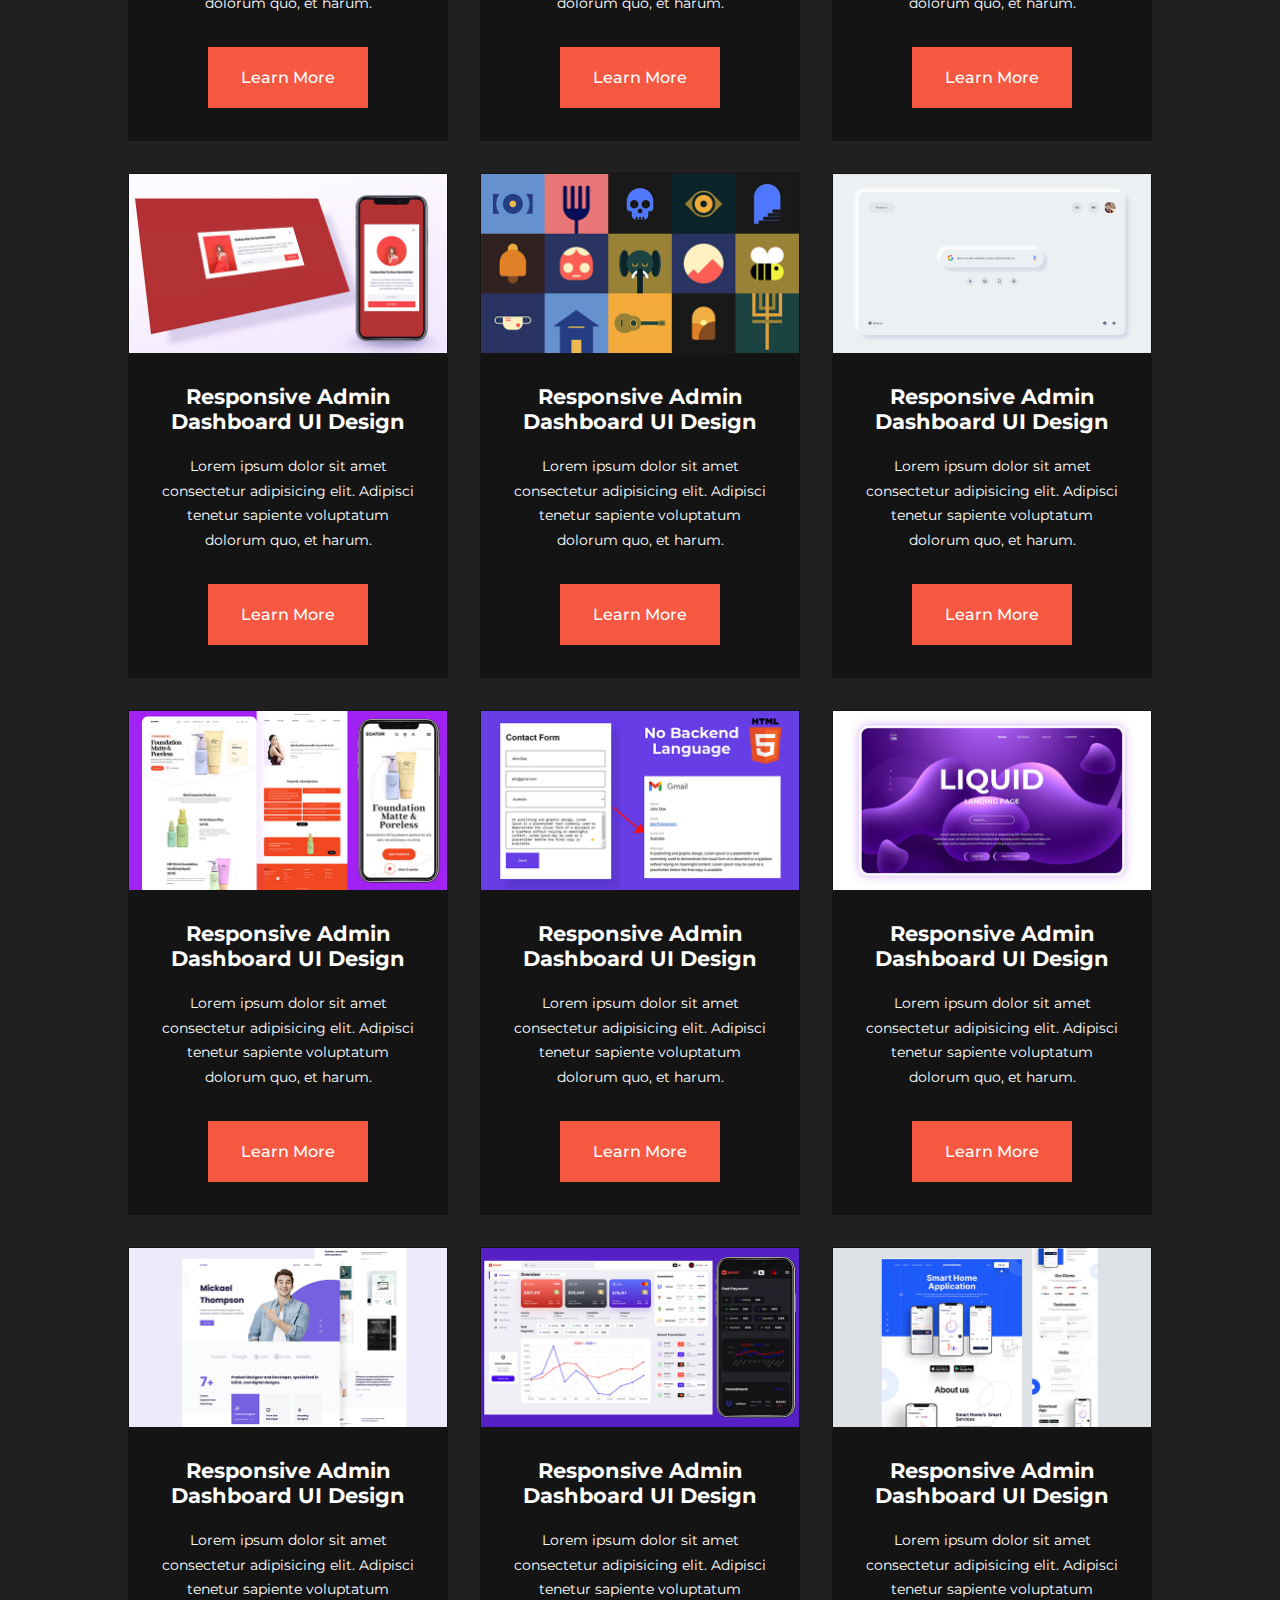
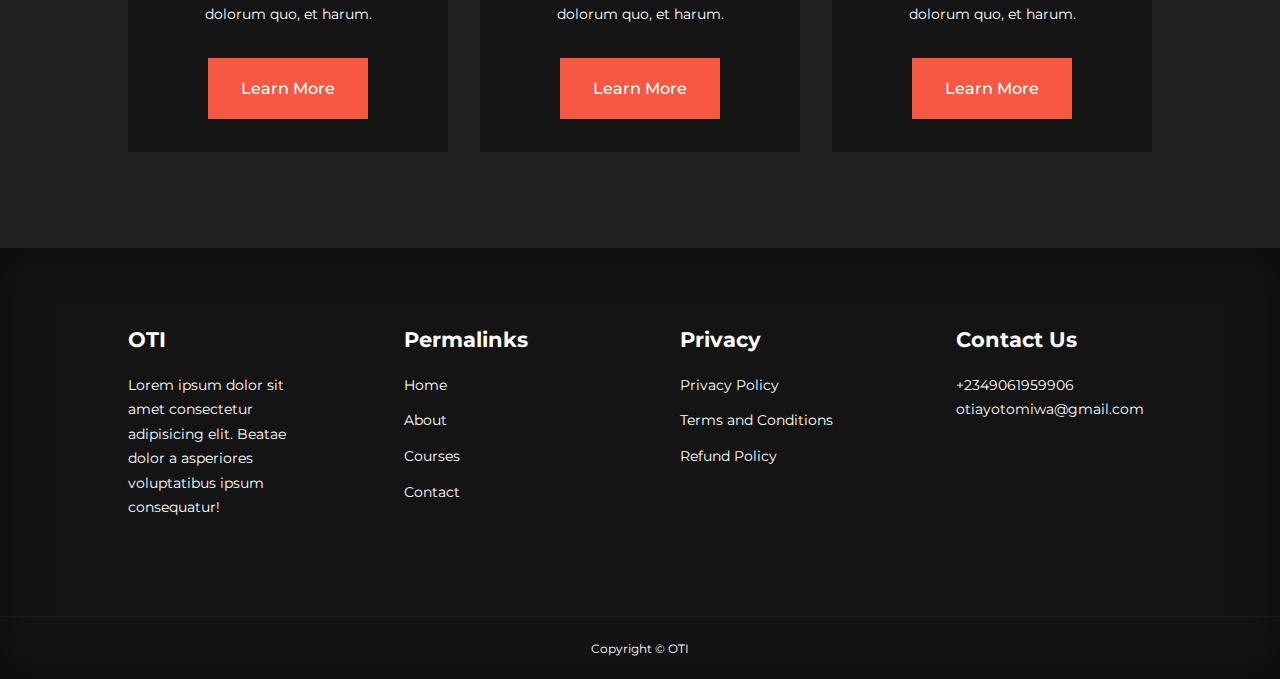
<file: courses.html>
<!DOCTYPE html>
<html lang="en">

<head>
    <meta charset="UTF-8">
    <meta name="viewport" content="width=device-width, initial-scale=1.0">
    <title>Responsive Multipage Education Website using HTML, CSS & JavaScript</title>
    <link rel="stylesheet" href="CSS/style.css">
    <style>
        .courses {
            margin-top: 1rem;
        }
    </style>

    <!-- ICONSCOUT CDN -->
    <link rel="stylesheet" href="https://unicons.iconscout.com/release/v4.0.8/css/line.css">

    <!-- GOOGLE FONT -->
    <link rel="preconnect" href="https://fonts.googleapis.com">
    <link rel="preconnect" href="https://fonts.gstatic.com" crossorigin>
    <link href="https://fonts.googleapis.com/css2?family=Montserrat:ital,wght@0,100..900;1,100..900&display=swap"
        rel="stylesheet">

    <!-- FOR SWIPER JS -->
    <link rel="stylesheet" href="https://cdn.jsdelivr.net/npm/swiper@11/swiper-bundle.min.css" />
</head>

<body>
    <nav>
        <div class="container nav__container">
            <a href="index.html">
                <h4>OTI</h4>
            </a>
            <ul class="nav__menu">
                <li><a href="index.html">Home</a></li>
                <li><a href="about.html">About</a></li>
                <li><a href="courses.html">courses</a></li>
                <li><a href="contact.html">contact</a></li>
            </ul>
            <button id="open-menu-btn"><i class="uil uil-bars"></i></button>
            <button id="close-menu-btn"><i class="uil uil-multiply"></i></button>
        </div>
    </nav>
    <!-- ============== END OF NAVBAR ============ -->

    <!-- ============== COURSES ============ -->

    <section class="courses">
        <!-- <h2>Our Popular Courses</h2> -->
        <div class="container courses__container">
            <article class="course">
                <div class="course__image">
                    <img src="IMG/course1.jpg" alt="">
                </div>
                <div class="course__info">
                    <h4>Responsive Social Media Website UI Design</h4>
                    <p>Lorem ipsum dolor sit amet consectetur adipisicing elit. Adipisci tenetur sapiente voluptatum
                        dolorum
                        quo, et harum.</p>
                    <a href="courses.html" class="btn btn-primary">Learn More</a>
                </div>
            </article>

            <article class="course">
                <div class="course__image">
                    <img src="IMG/course2.jpg" alt="">
                </div>
                <div class="course__info">
                    <h4>Responsive SmartHome Website Design</h4>
                    <p>Lorem ipsum dolor sit amet consectetur adipisicing elit. Adipisci tenetur sapiente voluptatum
                        dolorum
                        quo, et harum.</p>
                    <a href="courses.html" class="btn btn-primary">Learn More</a>
                </div>
            </article>

            <article class="course">
                <div class="course__image">
                    <img src="IMG/course3.jpg" alt="">
                </div>
                <div class="course__info">
                    <h4>Responsive Admin Dashboard UI Design</h4>
                    <p>Lorem ipsum dolor sit amet consectetur adipisicing elit. Adipisci tenetur sapiente voluptatum
                        dolorum
                        quo, et harum.</p>
                    <a href="courses.html" class="btn btn-primary">Learn More</a>
                </div>
            </article>

            <article class="course">
                <div class="course__image">
                    <img src="IMG/course4.jpg" alt="">
                </div>
                <div class="course__info">
                    <h4>Responsive SmartHome Website Design</h4>
                    <p>Lorem ipsum dolor sit amet consectetur adipisicing elit. Adipisci tenetur sapiente voluptatum
                        dolorum
                        quo, et harum.</p>
                    <a href="courses.html" class="btn btn-primary">Learn More</a>
                </div>
            </article>

            <article class="course">
                <div class="course__image">
                    <img src="IMG/course5.jpg" alt="">
                </div>
                <div class="course__info">
                    <h4>Responsive Admin Dashboard UI Design</h4>
                    <p>Lorem ipsum dolor sit amet consectetur adipisicing elit. Adipisci tenetur sapiente voluptatum
                        dolorum
                        quo, et harum.</p>
                    <a href="courses.html" class="btn btn-primary">Learn More</a>
                </div>
            </article>

            <article class="course">
                <div class="course__image">
                    <img src="IMG/course6.jpg" alt="">
                </div>
                <div class="course__info">
                    <h4>Responsive Admin Dashboard UI Design</h4>
                    <p>Lorem ipsum dolor sit amet consectetur adipisicing elit. Adipisci tenetur sapiente voluptatum
                        dolorum
                        quo, et harum.</p>
                    <a href="courses.html" class="btn btn-primary">Learn More</a>
                </div>
            </article>

            <article class="course">
                <div class="course__image">
                    <img src="IMG/course7.jpg" alt="">
                </div>
                <div class="course__info">
                    <h4>Responsive Admin Dashboard UI Design</h4>
                    <p>Lorem ipsum dolor sit amet consectetur adipisicing elit. Adipisci tenetur sapiente voluptatum
                        dolorum
                        quo, et harum.</p>
                    <a href="courses.html" class="btn btn-primary">Learn More</a>
                </div>
            </article>

            <article class="course">
                <div class="course__image">
                    <img src="IMG/course8.jpg" alt="">
                </div>
                <div class="course__info">
                    <h4>Responsive Admin Dashboard UI Design</h4>
                    <p>Lorem ipsum dolor sit amet consectetur adipisicing elit. Adipisci tenetur sapiente voluptatum
                        dolorum
                        quo, et harum.</p>
                    <a href="courses.html" class="btn btn-primary">Learn More</a>
                </div>
            </article>

            <article class="course">
                <div class="course__image">
                    <img src="IMG/course9.jpg" alt="">
                </div>
                <div class="course__info">
                    <h4>Responsive Admin Dashboard UI Design</h4>
                    <p>Lorem ipsum dolor sit amet consectetur adipisicing elit. Adipisci tenetur sapiente voluptatum
                        dolorum
                        quo, et harum.</p>
                    <a href="courses.html" class="btn btn-primary">Learn More</a>
                </div>
            </article>

            <article class="course">
                <div class="course__image">
                    <img src="IMG/course10.jpg" alt="">
                </div>
                <div class="course__info">
                    <h4>Responsive Admin Dashboard UI Design</h4>
                    <p>Lorem ipsum dolor sit amet consectetur adipisicing elit. Adipisci tenetur sapiente voluptatum
                        dolorum
                        quo, et harum.</p>
                    <a href="courses.html" class="btn btn-primary">Learn More</a>
                </div>
            </article>

            <article class="course">
                <div class="course__image">
                    <img src="IMG/course11.jpg" alt="">
                </div>
                <div class="course__info">
                    <h4>Responsive Admin Dashboard UI Design</h4>
                    <p>Lorem ipsum dolor sit amet consectetur adipisicing elit. Adipisci tenetur sapiente voluptatum
                        dolorum
                        quo, et harum.</p>
                    <a href="courses.html" class="btn btn-primary">Learn More</a>
                </div>
            </article>

            <article class="course">
                <div class="course__image">
                    <img src="IMG/course12.jpg" alt="">
                </div>
                <div class="course__info">
                    <h4>Responsive Admin Dashboard UI Design</h4>
                    <p>Lorem ipsum dolor sit amet consectetur adipisicing elit. Adipisci tenetur sapiente voluptatum
                        dolorum
                        quo, et harum.</p>
                    <a href="courses.html" class="btn btn-primary">Learn More</a>
                </div>
            </article>

            <article class="course">
                <div class="course__image">
                    <img src="IMG/course13.jpg" alt="">
                </div>
                <div class="course__info">
                    <h4>Responsive Admin Dashboard UI Design</h4>
                    <p>Lorem ipsum dolor sit amet consectetur adipisicing elit. Adipisci tenetur sapiente voluptatum
                        dolorum
                        quo, et harum.</p>
                    <a href="courses.html" class="btn btn-primary">Learn More</a>
                </div>
            </article>

            <article class="course">
                <div class="course__image">
                    <img src="IMG/course14.jpg" alt="">
                </div>
                <div class="course__info">
                    <h4>Responsive Admin Dashboard UI Design</h4>
                    <p>Lorem ipsum dolor sit amet consectetur adipisicing elit. Adipisci tenetur sapiente voluptatum
                        dolorum
                        quo, et harum.</p>
                    <a href="courses.html" class="btn btn-primary">Learn More</a>
                </div>
            </article>

            <article class="course">
                <div class="course__image">
                    <img src="IMG/course15.jpg" alt="">
                </div>
                <div class="course__info">
                    <h4>Responsive Admin Dashboard UI Design</h4>
                    <p>Lorem ipsum dolor sit amet consectetur adipisicing elit. Adipisci tenetur sapiente voluptatum
                        dolorum
                        quo, et harum.</p>
                    <a href="courses.html" class="btn btn-primary">Learn More</a>
                </div>
            </article>

            <article class="course">
                <div class="course__image">
                    <img src="IMG/course16.jpg" alt="">
                </div>
                <div class="course__info">
                    <h4>Responsive Admin Dashboard UI Design</h4>
                    <p>Lorem ipsum dolor sit amet consectetur adipisicing elit. Adipisci tenetur sapiente voluptatum
                        dolorum
                        quo, et harum.</p>
                    <a href="courses.html" class="btn btn-primary">Learn More</a>
                </div>
            </article>

            <article class="course">
                <div class="course__image">
                    <img src="IMG/course17.jpg" alt="">
                </div>
                <div class="course__info">
                    <h4>Responsive Admin Dashboard UI Design</h4>
                    <p>Lorem ipsum dolor sit amet consectetur adipisicing elit. Adipisci tenetur sapiente voluptatum
                        dolorum
                        quo, et harum.</p>
                    <a href="courses.html" class="btn btn-primary">Learn More</a>
                </div>
            </article>

            <article class="course">
                <div class="course__image">
                    <img src="IMG/course18.jpg" alt="">
                </div>
                <div class="course__info">
                    <h4>Responsive Admin Dashboard UI Design</h4>
                    <p>Lorem ipsum dolor sit amet consectetur adipisicing elit. Adipisci tenetur sapiente voluptatum
                        dolorum
                        quo, et harum.</p>
                    <a href="courses.html" class="btn btn-primary">Learn More</a>
                </div>
            </article>
        </div>
    </section>

    <!-- ============== END OF COURSES ============ -->

    <!-- ============== FOOTER ============ -->

    <footer>
        <div class="container footer__container">
            <div class="footer__1">
                <a href="index.html" class="footer__logo">
                    <h4>OTI</h4>
                </a>
                <p>Lorem ipsum dolor sit amet consectetur adipisicing elit. Beatae dolor a asperiores voluptatibus
                    ipsum consequatur!</p>

            </div>

            <div class="footer__2">
                <h4>Permalinks</h4>
                <ul class="permalinks">
                    <li><a href="index.html">Home</a></li>
                    <li><a href="about.html">About</a></li>
                    <li><a href="courses.html">Courses</a></li>
                    <li><a href="contact.html">Contact</a></li>
                </ul>
            </div>

            <div class="footer__3">
                <h4>Privacy</h4>
                <ul class="privacy">
                    <li><a href="#">Privacy Policy</a></li>
                    <li><a href="#">Terms and Conditions</a></li>
                    <li><a href="#">Refund Policy</a></li>
                </ul>
            </div>

            <div class="footer__4">
                <h4>Contact Us</h4>
                <div>
                    <a href="tel:+2349061959906">
                        <p>+2349061959906</p>
                    </a>
                    <a href="mailto:otiayotomiwa@gmail.com">
                        <p>otiayotomiwa@gmail.com</p>
                    </a>
                </div>

                <ul class="footer__socials">
                    <li>
                        <a href="#"><i class="uil uil-facebook-f"></i></a>
                    </li>
                    <li>
                        <a href="#"><i class="uil uil-instagram"></i></a>
                    </li>
                    <li>
                        <a href="#"><i class="uil uil-twitter"></i></a>
                    </li>
                    <li>
                        <a href="#"><i class="uil uil-linkedin-alt"></i></a>
                    </li>
                    <li>
                        <a href="#"><i class="uil uil-youtube"></i></a>
                    </li>
                </ul>
            </div>
        </div>
        <div class="footer__copyright">
            <small>Copyright &copy; OTI</small>
        </div>
    </footer>
    <!-- ============== END OF FOOTER ============ -->

    <script src="main.js"></script>
</body>

</html>
</file>
<file: CSS/style.css>
@import url('https://fonts.googleapis.com/css2?family=Montserrat:ital,wght@0,100..900;1,100..900&display=swap');

* {
    margin: 0;
    padding: 0;
    border: 0;
    outline: 0;
    text-decoration: none;
    list-style: none;
    box-sizing: border-box;
}

/* :root {
    --color-primary: #6c63ff;
    --color-success: #00bf8e;
    --color-warning: #f7c94b;
    --color-danger: #f75842;
    --color-dannger-variant: rgba(247, 88, 66, 0.4);
    --color-white: #fff;
    --color-light: rgba(255, 255, 255, 0.7);
    --color-black: #000;
    --color-bg: #1f2641;
    --color-bg1: #2e3267;
    --color-bg2: #424890;

    --container-width-lg: 80%;
    --container-width-md: 90%;
    --container-width-sm: 94%;

    --transition: all 400ms ease;
} */

:root {
    --color-primary: #414141; /* Light Blue */
    --color-bg2: #1b1b1b;    /* Very Light Gray */
    --color-bg1: #141414;    /* Light Gray */
    --color-bg: #202020;     /* White */

    --color-success: #00bf8e; 
    --color-warning: #ffbb01; 
    --color-danger: #f75842; 
    --color-dannger-variant: rgba(255, 224, 224, 0.4); 
    --color-white: #fff; 
    --color-light: rgba(252, 252, 252, 0.7); 
    --color-black: #000; 

    --container-width-lg: 80%;
    --container-width-md: 90%;
    --container-width-sm: 94%;

    --transition: all 400ms ease;
}


body {
    font-family: "Montserrat", sans-serif;
    line-height: 1.7;
    color: var(--color-white);
    background: var(--color-bg);
}

.container {
    width: var(--container-width-lg);
    margin: 0 auto;
}

section {
    padding: 6rem 0;
}

section h2 {
    text-align: center;
    margin-bottom: 4rem;
}

h1,
h2,
h3,
h4,
h5 {
    line-height: 1.2;
}

h1 {
    font-size: 2.4rem;
}

h2 {
    font-size: 2rem;
}

h3 {
    font-size: 1.6rem;
}

h4 {
    font-size: 1.3rem;
}

a {
    color: var(--color-white);
}

img {
    width: 100%;
    display: block;
    object-fit: cover;
}

.btn {
    display: inline-block;
    background: var(--color-white);
    color: var(--color-black);
    padding: 1rem 2rem;
    border: 1px solid transparent;
    font-weight: 500;
    transition: var(--transition);
}

.btn:hover {
    background: transparent;
    color: var(--color-white);
    border-color: var(--color-white);
}

.btn-primary {
    background: var(--color-danger);
    color: var(--color-white);
}

/* ================ NAVBAR =============== */
nav {
    background: transparent;
    width: 100vw;
    height: 5rem;
    position: fixed;
    top: 0;
    z-index: 11;
}

/* NAVBAR STYLES CHANGE ON SCROLL */
.window-scroll {
    background: var(--color-primary);
    box-shadow: 0 1rem 2rem rgba(0, 0, 0, 0.2);
}

.nav__container {
    height: 100%;
    display: flex;
    justify-content: space-between;
    align-items: center;
}

nav button {
    display: none;
}

.nav__menu {
    display: flex;
    align-items: center;
    gap: 4rem;
}

.nav__menu a {
    font-size: 0.9rem;
    transition: var(--transition);
}

.nav__menu a:hover {
    color: var(--color-light);
    letter-spacing: 0.1rem;
}

/*============== HEADER ============*/
header {
    position: relative;
    top: 5rem;
    overflow: hidden;
    height: 70vh;
    margin-bottom: 5rem;
}

.header__container {
    display: grid;
    grid-template-columns: 1fr 1fr;
    align-items: center;
    gap: 5rem;
    height: 100%;
}

.header__left p {
    margin: 1rem 0 2.4rem;
}

/*============== CATEGORIES ============*/
.categories {
    background: var(--color-bg1);
    height: 35rem;
}

.categories h1 {
    line-height: 1;
    margin-bottom: 3rem;
}

.categories__container {
    display: grid;
    grid-template-columns: 40% 60%;
}

.categories__left {
    margin-right: 4rem;
}

.categories__left p {
    margin: 1rem 0 3rem;
}

.categories__right {
    display: grid;
    grid-template-columns: repeat(3, 1fr);
    gap: 1.2rem;
}

.category {
    background: var(--color-bg2);
    padding: 2rem;
    border-radius: 2rem;
    transition: var(--transition);
}

.category:hover {
    box-shadow: 0 3rem 3rem rgba(0, 0, 0, 0.3);
    z-index: 1;
}

.category:nth-child(2) .category__icon {
    background: var(--color-danger);
}

.category:nth-child(3) .category__icon {
    background: var(--color-success);
}

.category:nth-child(4) .category__icon {
    background: var(--color-warning);
}

.category:nth-child(5) .category__icon {
    background: var(--color-success);
}

/* .category:nth-child(2) .category__icon {
    background: var(--color-danger);
} */


.category__icon {
    background: var(--color-primary);
    padding: 0.7rem;
    border-radius: 0.9rem;
}

.category h5 {
    margin: 2rem 0 1rem;
}

.category p {
    font-size: 0.85rem;
}

/*============== COURSES ============*/
.courses {
    margin-top: 10rem;
}

.courses__container {
    display: grid;
    grid-template-columns: repeat(3, 1fr);
    gap: 2rem;
}

.course {
    background: var(--color-bg1);
    text-align: center;
    border: 1px solid transparent;
    transition: var(--transition);
}

.course:hover {
    background: transparent;
    border-color: var(--color-primary);
}

.course__info {
    padding: 2rem;
}

.course__info p {
    margin: 1.2rem 0 2rem;
    font-size: 0.9rem;
}

/*============== FAQS ============*/
.faqs {
    background: var(--color-bg1);
    box-shadow: inset 0 0 3rem rgba(0, 0, 0, 0.5);
}

.faqs__container {
    display: grid;
    grid-template-columns: 1fr 1fr;
    gap: 1rem;
}

.faq {
    padding: 2rem;
    display: flex;
    align-items: center;
    gap: 1.4rem;
    height: fit-content;
    background: var(--color-primary);
    cursor: pointer;
}

.faq h4 {
    font-size: 1rem;
    line-height: 2.2;
}

.faq__icon {
    align-self: flex-start;
    font-size: 1.2rem;
}

.faq p {
    margin-top: 0.8rem;
    display: none;
}

.faq.open p {
    display: block;
}

/*============== TESTIMONIALS ============*/
.testimonials__container {
    overflow-x: hidden;
    position: relative;
    margin-bottom: 5rem;
}

.testimonial {
    padding-top: 2rem;
}

.avatar {
    width: 6rem;
    height: 6rem;
    border-radius: 50%;
    overflow: hidden;
    margin: 0 auto 1rem;
    border: 1rem solid var(--color-bg1);
}

.testimonial__info {
    text-align: center;
}

.testimonial__body {
    background: var(--color-primary);
    padding: 2rem;
    margin-top: 3rem;
    position: relative;
}

.testimonial__body::before {
    content: "";
    display: block;
    background: linear-gradient(135deg, transparent, var(--color-primary), var(--color-primary), var(--color-primary));
    width: 3rem;
    height: 3rem;
    position: absolute;
    left: 50%;
    top: -1.5rem;
    transform: rotate(45deg);
}

/*============== FOOTER ============*/
footer {
    background: var(--color-bg1);
    box-shadow: inset 0 0 3rem rgba(0, 0, 0, 0.5);
    padding-top: 5rem;
    font-size: 0.9rem;
}

.footer__container {
    display: grid;
    grid-template-columns: repeat(4, 1fr);
    gap: 5rem;
}

.footer__container>div h4 {
    margin-bottom: 1.2rem;
}

.footer__1 p {
    margin: 0 0 2rem;
}

footer ul li {
    margin-bottom: 0.7rem;
}

footer ul li a:hover {
    text-decoration: underline;
}

.footer__socials {
    display: flex;
    gap: 1rem;
    font-size: 1.2rem;
    margin-top: 2rem;
}

.footer__copyright {
    text-align: center;
    margin-top: 4rem;
    padding: 1.2rem 0;
    border-top: 1px solid var(--color-bg2);
}

/*============== MEDIA QUERIES FOR TABLETS ============*/
@media screen and (max-width: 1024px) {
    .container {
        width: var(--container-width-md);
    }

    h1 {
        font-size: 2.2rem;
    }

    h2 {
        font-size: 1.7rem;
    }

    h3 {
        font-size: 1.4rem;
    }

    h4 {
        font-size: 1.2rem;
    }

    /*============== NAVBAR ============*/
    nav button {
        display: inline-block;
        background: transparent;
        font-size: 1.8rem;
        color: var(--color-white);
        cursor: pointer;
    }

    nav button#close-menu-btn {
        display: none;
    }

    .nav__menu {
        position: fixed;
        top: 5rem;
        right: 5%;
        height: fit-content;
        width: 18rem;
        flex-direction: column;
        gap: 0;
        display: none;
    }

    .nav__menu li {
        width: 100%;
        height: 5.8rem;
        animation: animateNavItems 400ms linear forwards;
        transform-origin: top right;
        opacity: 0;
    }

    .nav__menu li:nth-child(2) {
        animation-delay: 200ms;
    }

    .nav__menu li:nth-child(3) {
        animation-delay: 400ms;
    }

    .nav__menu li:nth-child(4) {
        animation-delay: 600ms;
    }


    @keyframes animateNavItems {
        0% {
            transform: rotateZ(-90deg) rotateX(90deg) scale(0.1);
        }

        100% {
            transform: rotateZ(0);
            opacity: 1;
        }
    }

    .nav__menu li a {
        background: var(--color-primary);
        box-shadow: -4rem 6rem 10rem rgba(0, 0, 0, 0.6);
        width: 100%;
        height: 100%;
        display: grid;
        place-items: center;
    }

    .nav__menu li a:hover {
        background: var(--color-bg2);
        color: var(--color-white);
    }

    /*============== HEADER ============*/
    header {
        height: 52vh;
        margin-bottom: 4rem;
    }

    .header__container {
        gap: 0;
        padding-bottom: 3rem;
    }

    /*============== CATEGORIES ============*/
    .categories {
        height: auto;
    }

    .categories__container {
        grid-template-columns: 1fr;
        gap: 3rem;
    }

    .categories__left {
        margin-right: 0;
    }

    /*============== COURSES ============*/
    .courses {
        margin-top: 0;
    }

    .courses__container {
        grid-template-columns: 1fr 1fr;
    }

    /*============== FAQs ============*/
    .faqs__container {
        grid-template-columns: 1fr;
    }

    .faq {
        padding: 1.5rem;
    }

    /*============== FOOTER ============*/
    .footer__container {
        grid-template-columns: 1fr 1fr;
    }
}

/*============== MEDIA QUERIES FOR PHONES ============*/
@media screen and (max-width:600px) {
    .container {
        width: var();
    }

    /*============== NAVBAR ============*/
    .nav__menu {
        right: 3%;
    }

    /*============== HEADER ============*/
    header {
        height: 100vh;
    }

    .header__container {
        grid-template-columns: 1fr;
        text-align: center;
        margin-top: 0;
    }

    .header__left p {
        margin-bottom: 1.3rem;
    }

    /*============== CATEGORIES ============*/
    .categories__right {
        grid-template-columns: 1fr 1fr;
        gap: 0.7rem;
    }

    .category {
        padding: 1rem;
        border-radius: 1rem;
    }

    .category__icon {
        margin-top: 4px;
        display: inline-block;
    }

    /*============== COURSES ============*/
    .courses__container {
        grid-template-columns: 1fr;
    }

    /*============== TESTIMONIAL ============*/
    .testimonial__body {
        padding: 1.2rem;
    }

    /*============== FOOTER ============*/
    .footer__container {
        grid-template-columns: 1fr;
        text-align: center;
        gap: 2rem;
    }

    .footer__1 p {
        margin: 1rem auto;
    }

    .footer__socials {
        justify-content: center;
    }
}
</file>
<file: CSS/about.css>
/*============== FOOTER ============*/
.about__achievements {
    margin-top: 3rem;
}

.about__achievements-container {
    display: grid;
    grid-template-columns: 40% 60%;
    gap: 5rem;
}

.about__achievements-right p {
    margin: 1.6rem 0 2.5rem;
}

.achievements__cards {
    display: grid;
    grid-template-columns: repeat(3, 1fr);
    gap: 1.5rem;
}

.achievement__card {
    background: var(--color-bg1);
    padding: 1.6rem;
    border-radius: 1rem;
    text-align: center;
    transition: var(--transition);
}

.achievement__card:hover {
    background: var(--color-bg2);
    box-shadow: 0 3rem 3rem rgba(0, 0, 0, 0.3);
}

.achievement__icon {
    background: var(--color-danger);
    padding: 0.6rem;
    border-radius: 1rem;
    display: inline-block;
    margin-bottom: 2rem;
    font-size: 2rem;
}

.achievement__card:nth-child(2) .achievement__icon {
    background: var(--color-success);
}

.achievement__card:nth-child(3) .achievement__icon {
    background: var(--color-warning);
}

.achievement__card p {
    margin-top: 1rem;
}

/*============== TEAM ============*/
.team {
    background: var(--color-bg1);
    box-shadow: inset 0 0 3rem rgba(0, 0, 0, 0.5);
}

.team__container {
    display: grid;
    grid-template-columns: repeat(4, 1fr);
    gap: 2rem;
}

.team__member {
    background: var(--color-bg2);
    padding: 2rem;
    border: 1px solid transparent;
    transition: var(--transition);
    position: relative;
    overflow: hidden;
}

.team__member:hover {
    background: transparent;
    border-color: var(--color-primary);
}

.team__member-image img {
    filter: saturate(0);
    transition: var(--transition);
}

.team__member:hover img {
    filter: saturate(1);
}

.team__member-info * {
    text-align: center;
    margin-top: 1.4rem;
}

.team__member-info p {
    color: var(--color-light);
}

.team__member-socials {
    position: absolute;
    top: 50%;
    transform: translateY(-50%);
    right: -100%;
    display: flex;
    flex-direction: column;
    background: var(--color-primary);
    border-radius: 1rem 0 0 1rem;
    box-shadow: -2rem 0 2rem rgba(0, 0, 0, 0.3);
    transition: var(--transition);
}

.team__member:hover .team__member-socials {
    right: 0;
}

.team__member-socials:hover {
    background: transparent;
}

.team__member-socials a {
    padding: 1rem;
    transition: var(--transition);
}

.team__member-socials a:hover {
    font-size: 1.5rem;
}

/*============== MEDIA QUERIES FOR TABLETS ============*/
@media screen and (max-width: 1024px) {
    .about__achievements {
        margin-top: 2rem;
    }

    .about__achievements-container {
        grid-template-columns: 1fr;
        gap: 4rem;
    }

    .about__achievements-left {
        width: 80%;
        margin: 0 auto;
    }

    .team__container {
        grid-template-columns: repeat(3 1fr);
        gap: 1.5rem;
    }

    .team__member {
        padding: 1rem;
    }
}

/*============== MEDIA QUERIES FOR MOBILE PHONES ============*/
@media screen and (max-width: 600px) {
    .achievements__cards {
        grid-template-columns: 1fr 1fr;
        gap: 0.7rem;
    }

    .team__container {
        grid-template-columns: 1fr 1fr;
        gap: 0.7rem;
    }

    .team__member {
        padding: 0;
    }

    .team__member p {
        margin-bottom: 1.5rem;
    }
}
</file>
<file: CSS/contact.css>
.contact__container {
    background: var(--color-bg1);
    padding: 4rem;
    display: grid;
    grid-template-columns: 40% 60%;
    gap: 4rem;
    height: 30rem;
    margin: 7rem auto;
    border-radius: 1rem;
}

/* ================ ASIDE =============== */
.contact__aside {
    background: var(--color-primary);
    padding: 3rem;
    border-radius: 1rem;
    position: relative;
    bottom: 10rem;
    transition: var(--transition);
}

.contact__aside:hover {
    box-shadow: 0 0 3rem rgba(0, 0, 0, 0.8);
    bottom: 9.7rem;
}

.aside__image {
    width: 12rem;
    margin-bottom: 2rem;
}

.contact__aside h2 {
    text-align: left;
    margin-bottom: 1rem;
}

.contact__aside p {
    font-size: 0.9rem;
    margin-bottom: 2rem;
}

.contact__details li {
    display: flex;
    gap: 1rem;
    align-items: center;
    margin-bottom: 1rem;
}

.contact__socials {
    display: flex;
    gap: 0.8rem;
    margin-top: 3rem;
}

.contact__socials a {
    background: var(--color-bg2);
    padding: 0.5rem;
    border-radius: 50%;
    font-size: 0.9rem;
    transition: var(--transition);
}

.contact__socials a:hover {
    background: transparent;
    font-size: 1rem;
}

/* ================ FORM =============== */
.contact__form {
    display: flex;
    flex-direction: column;
    gap: 1.2rem;
    margin-right: 4rem;
}

.form__name {
    display: flex;
    gap: 1.2rem;
}

.contact__form input[type="text"] {
    width: 50%;
}

input, textarea {
    width: 100%;
    padding: 1rem;
    background: var(--color-bg);
    color: var(--color-white);
}

.contact__form .btn {
    width: max-content;
    margin-top: 1rem;
    cursor: pointer;
}

/*============== MEDIA QUERIES FOR TABLETS ============*/
@media screen and (max-width: 1024px) {
    .contact {
        padding-bottom: 0;
    }

    .contact__container {
        gap: 1.5rem;
        margin-top: 3rem;
        height: auto;
        padding: 1.5rem;
    }

    .contact__aside {
        width: auto;
        padding: 1.5rem;
        bottom: 0;
        transition: var(--transition);
    }

    .contact__aside:hover {
        box-shadow: 0 0 3rem rgba(0, 0, 0, 0.8);
        bottom: 0 ;
    }

    .contact__form {
        align-self: center;
        margin-right: 1.5rem;
    }
}

/*============== MEDIA QUERIES FOR MOBILE PHONES ============*/
@media screen and (max-width: 600px) {
    .contact__container {
        grid-template-columns: 1fr;
        gap: 3rem;
        margin-top: 0;
        padding: 0;
    }

    .contact__form {
        margin: 0 1.5rem 3rem;
    }

    .form__name {
        flex-direction: column;
    }

    .form__name input[type="text"] {
        width: 100%;
    }
}
</file>
